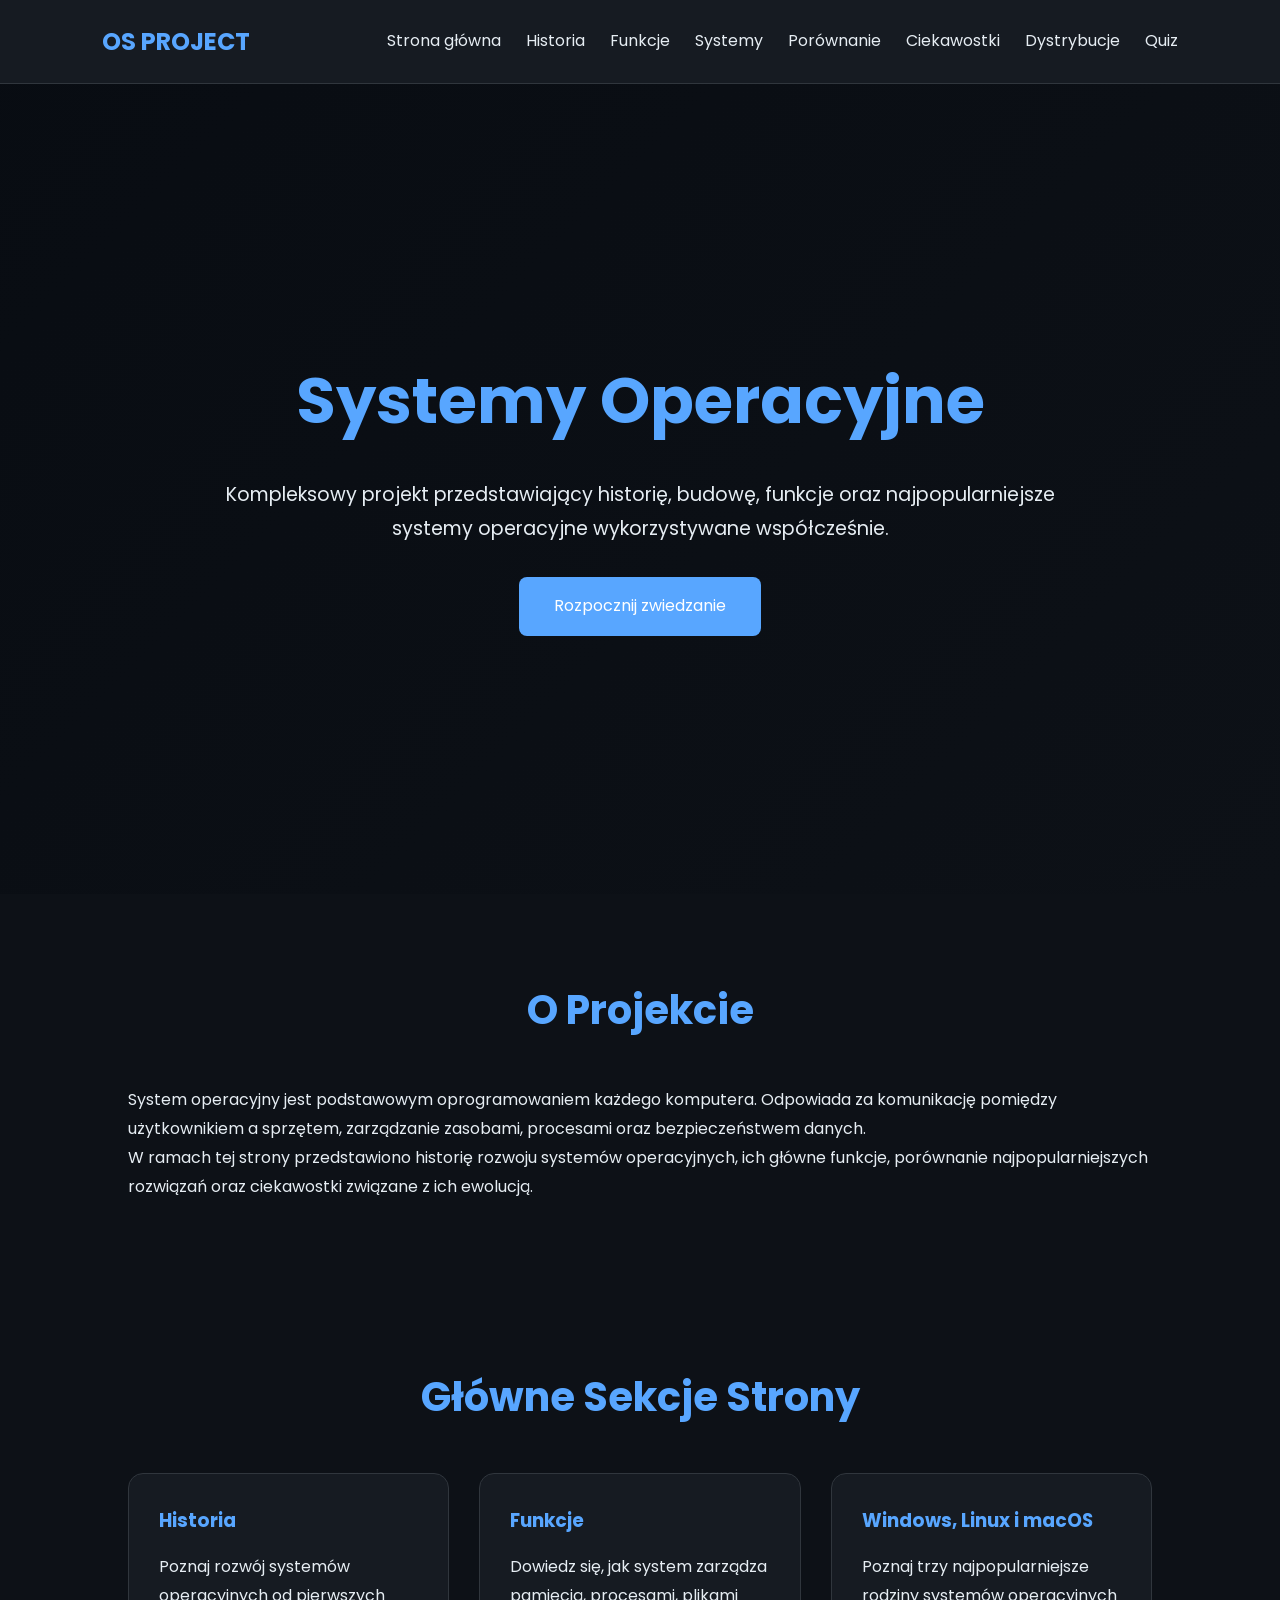
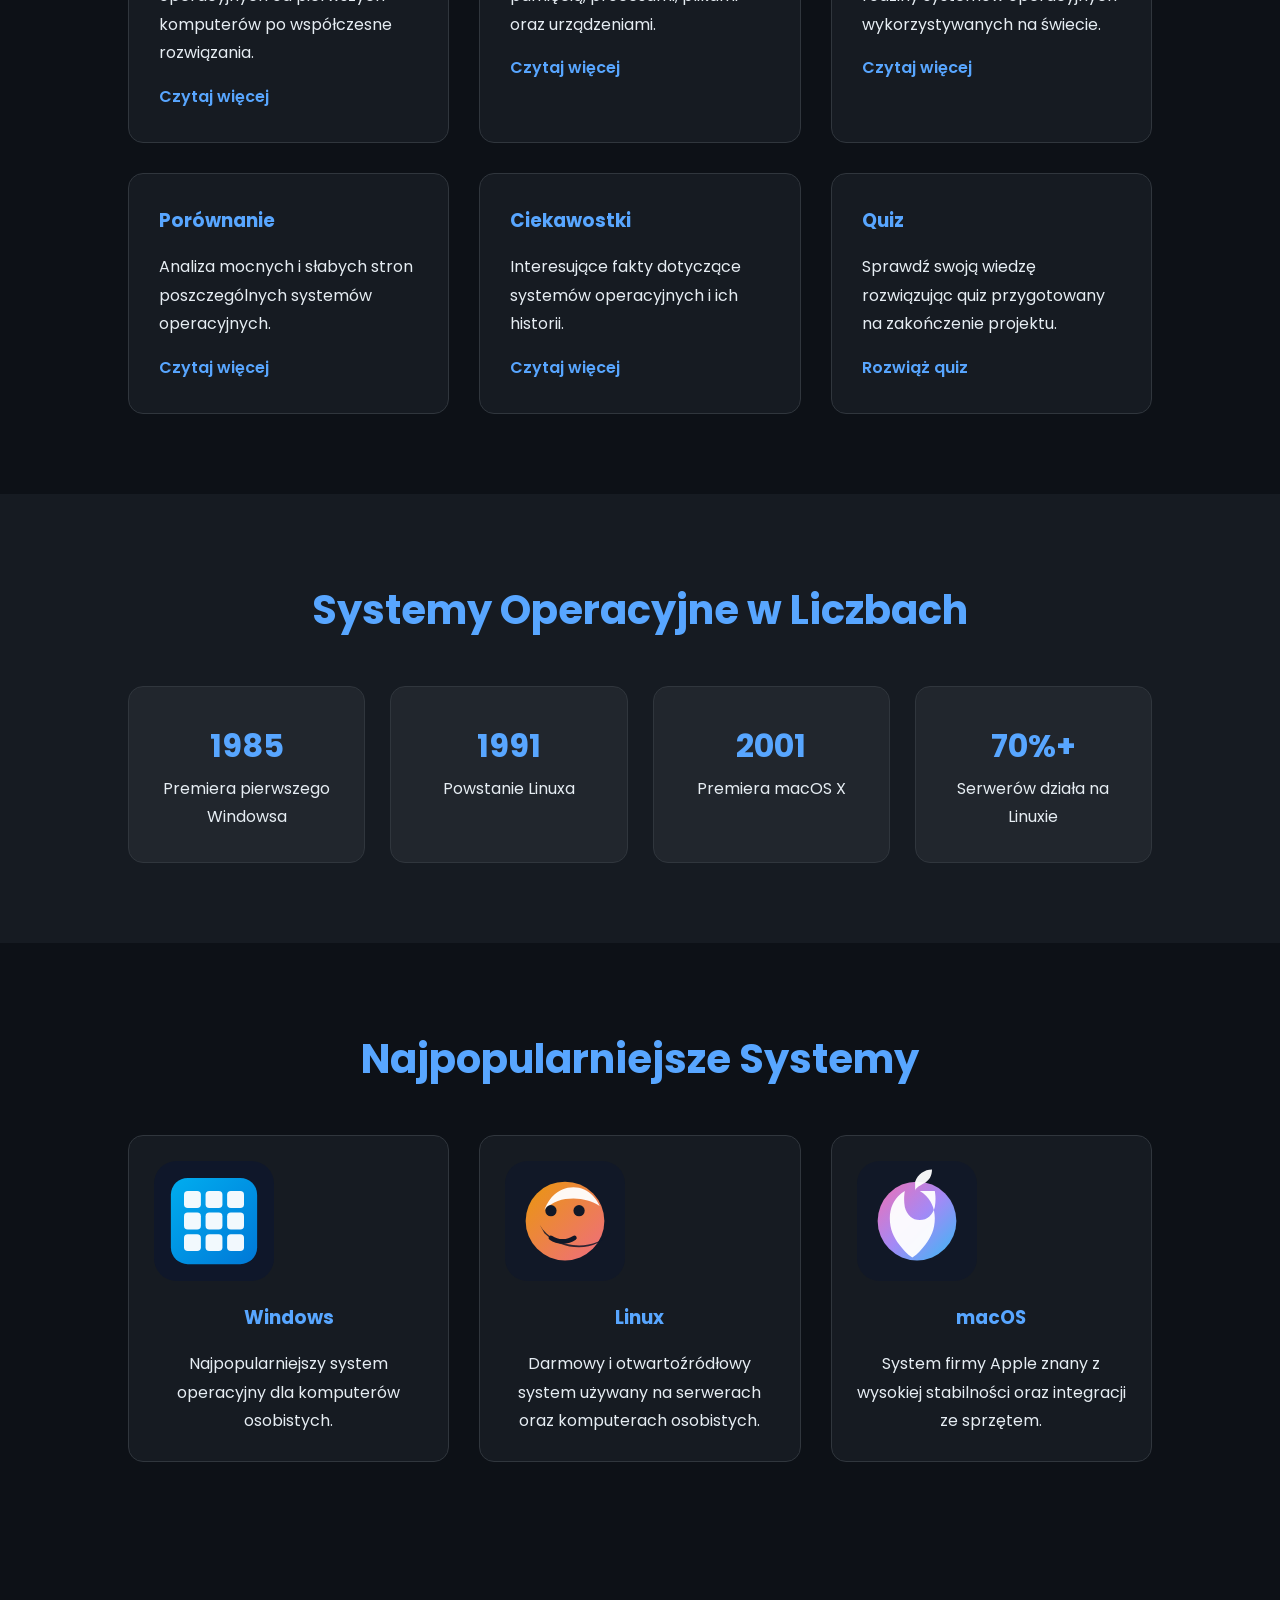
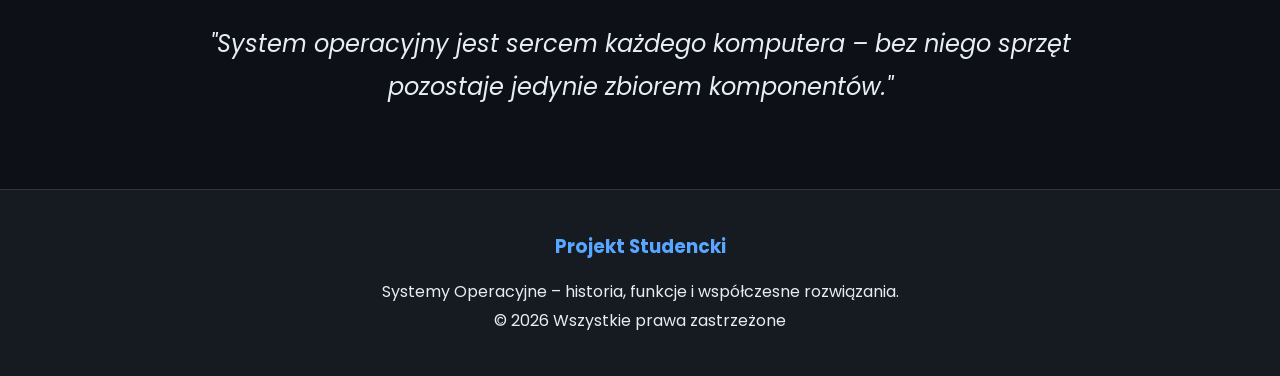
<file: infgalik/index.html>
<!DOCTYPE html>
<html lang="pl">
<head>
    <meta charset="UTF-8">
    <meta name="viewport" content="width=device-width, initial-scale=1.0">
    <title>Systemy Operacyjne</title>

    <link rel="stylesheet" href="style.css">

    <link rel="preconnect" href="https://fonts.googleapis.com">
    <link rel="preconnect" href="https://fonts.gstatic.com" crossorigin>
    <link href="https://fonts.googleapis.com/css2?family=Poppins:wght@300;400;500;600;700&display=swap" rel="stylesheet">
</head>
<body>


    <header>
        <nav class="navbar">
            <div class="logo">
                <h2>OS PROJECT</h2>
            </div>

            <ul class="nav-links">
                <li><a href="index.html">Strona główna</a></li>
                <li><a href="historia.html">Historia</a></li>
                <li><a href="funkcje.html">Funkcje</a></li>
                <li><a href="systemy.html">Systemy</a></li>
                <li><a href="porownanie.html">Porównanie</a></li>
                <li><a href="ciekawostki.html">Ciekawostki</a></li>
                <li><a href="dystrybucje.html">Dystrybucje</a></li>
                <li><a href="quiz.html">Quiz</a></li>
            </ul>
        </nav>
    </header>


    <section class="hero">
        <div class="hero-content">
            <h1>Systemy Operacyjne</h1>

            <p>
                Kompleksowy projekt przedstawiający historię,
                budowę, funkcje oraz najpopularniejsze systemy
                operacyjne wykorzystywane współcześnie.
            </p>

            <a href="historia.html" class="btn">
                Rozpocznij zwiedzanie
            </a>
        </div>
    </section>


    <section class="about">

        <div class="container">

            <h2>O Projekcie</h2>

            <p>
                System operacyjny jest podstawowym oprogramowaniem
                każdego komputera. Odpowiada za komunikację pomiędzy
                użytkownikiem a sprzętem, zarządzanie zasobami,
                procesami oraz bezpieczeństwem danych.
            </p>

            <p>
                W ramach tej strony przedstawiono historię rozwoju
                systemów operacyjnych, ich główne funkcje, porównanie
                najpopularniejszych rozwiązań oraz ciekawostki
                związane z ich ewolucją.
            </p>

        </div>

    </section>


    <section class="features">

        <h2>Główne Sekcje Strony</h2>

        <div class="cards">

            <div class="card">
                <h3>Historia</h3>

                <p>
                    Poznaj rozwój systemów operacyjnych od pierwszych
                    komputerów po współczesne rozwiązania.
                </p>

                <a href="historia.html">Czytaj więcej</a>
            </div>

            <div class="card">
                <h3>Funkcje</h3>

                <p>
                    Dowiedz się, jak system zarządza pamięcią,
                    procesami, plikami oraz urządzeniami.
                </p>

                <a href="funkcje.html">Czytaj więcej</a>
            </div>

            <div class="card">
                <h3>Windows, Linux i macOS</h3>

                <p>
                    Poznaj trzy najpopularniejsze rodziny systemów
                    operacyjnych wykorzystywanych na świecie.
                </p>

                <a href="systemy.html">Czytaj więcej</a>
            </div>

            <div class="card">
                <h3>Porównanie</h3>

                <p>
                    Analiza mocnych i słabych stron poszczególnych
                    systemów operacyjnych.
                </p>

                <a href="porownanie.html">Czytaj więcej</a>
            </div>

            <div class="card">
                <h3>Ciekawostki</h3>

                <p>
                    Interesujące fakty dotyczące systemów
                    operacyjnych i ich historii.
                </p>

                <a href="ciekawostki.html">Czytaj więcej</a>
            </div>

            <div class="card">
                <h3>Quiz</h3>

                <p>
                    Sprawdź swoją wiedzę rozwiązując quiz
                    przygotowany na zakończenie projektu.
                </p>

                <a href="quiz.html">Rozwiąż quiz</a>
            </div>

        </div>

    </section>


    <section class="stats">

        <h2>Systemy Operacyjne w Liczbach</h2>

        <div class="stats-container">

            <div class="stat-box">
                <h3>1985</h3>
                <p>Premiera pierwszego Windowsa</p>
            </div>

            <div class="stat-box">
                <h3>1991</h3>
                <p>Powstanie Linuxa</p>
            </div>

            <div class="stat-box">
                <h3>2001</h3>
                <p>Premiera macOS X</p>
            </div>

            <div class="stat-box">
                <h3>70%+</h3>
                <p>Serwerów działa na Linuxie</p>
            </div>

        </div>

    </section>


    <section class="systems-preview">

        <h2>Najpopularniejsze Systemy</h2>

        <div class="systems-grid">

            <div class="system-card">
                <img src="img/windows-logo.svg" alt="Windows">
                <h3>Windows</h3>

                <p>
                    Najpopularniejszy system operacyjny dla
                    komputerów osobistych.
                </p>
            </div>

            <div class="system-card">
                <img src="img/linux-logo.svg" alt="Linux">
                <h3>Linux</h3>

                <p>
                    Darmowy i otwartoźródłowy system używany
                    na serwerach oraz komputerach osobistych.
                </p>
            </div>

            <div class="system-card">
                <img src="img/macos-logo.svg" alt="macOS">
                <h3>macOS</h3>

                <p>
                    System firmy Apple znany z wysokiej stabilności
                    oraz integracji ze sprzętem.
                </p>
            </div>

        </div>

    </section>


    <section class="quote">

        <blockquote>
            "System operacyjny jest sercem każdego komputera –
            bez niego sprzęt pozostaje jedynie zbiorem komponentów."
        </blockquote>

    </section>


    <footer>

        <div class="footer-content">

            <h3>Projekt Studencki</h3>

            <p>
                Systemy Operacyjne – historia, funkcje i współczesne
                rozwiązania.
            </p>

            <p>
                © 2026 Wszystkie prawa zastrzeżone
            </p>

        </div>

    </footer>

</body>
</html>
</file>
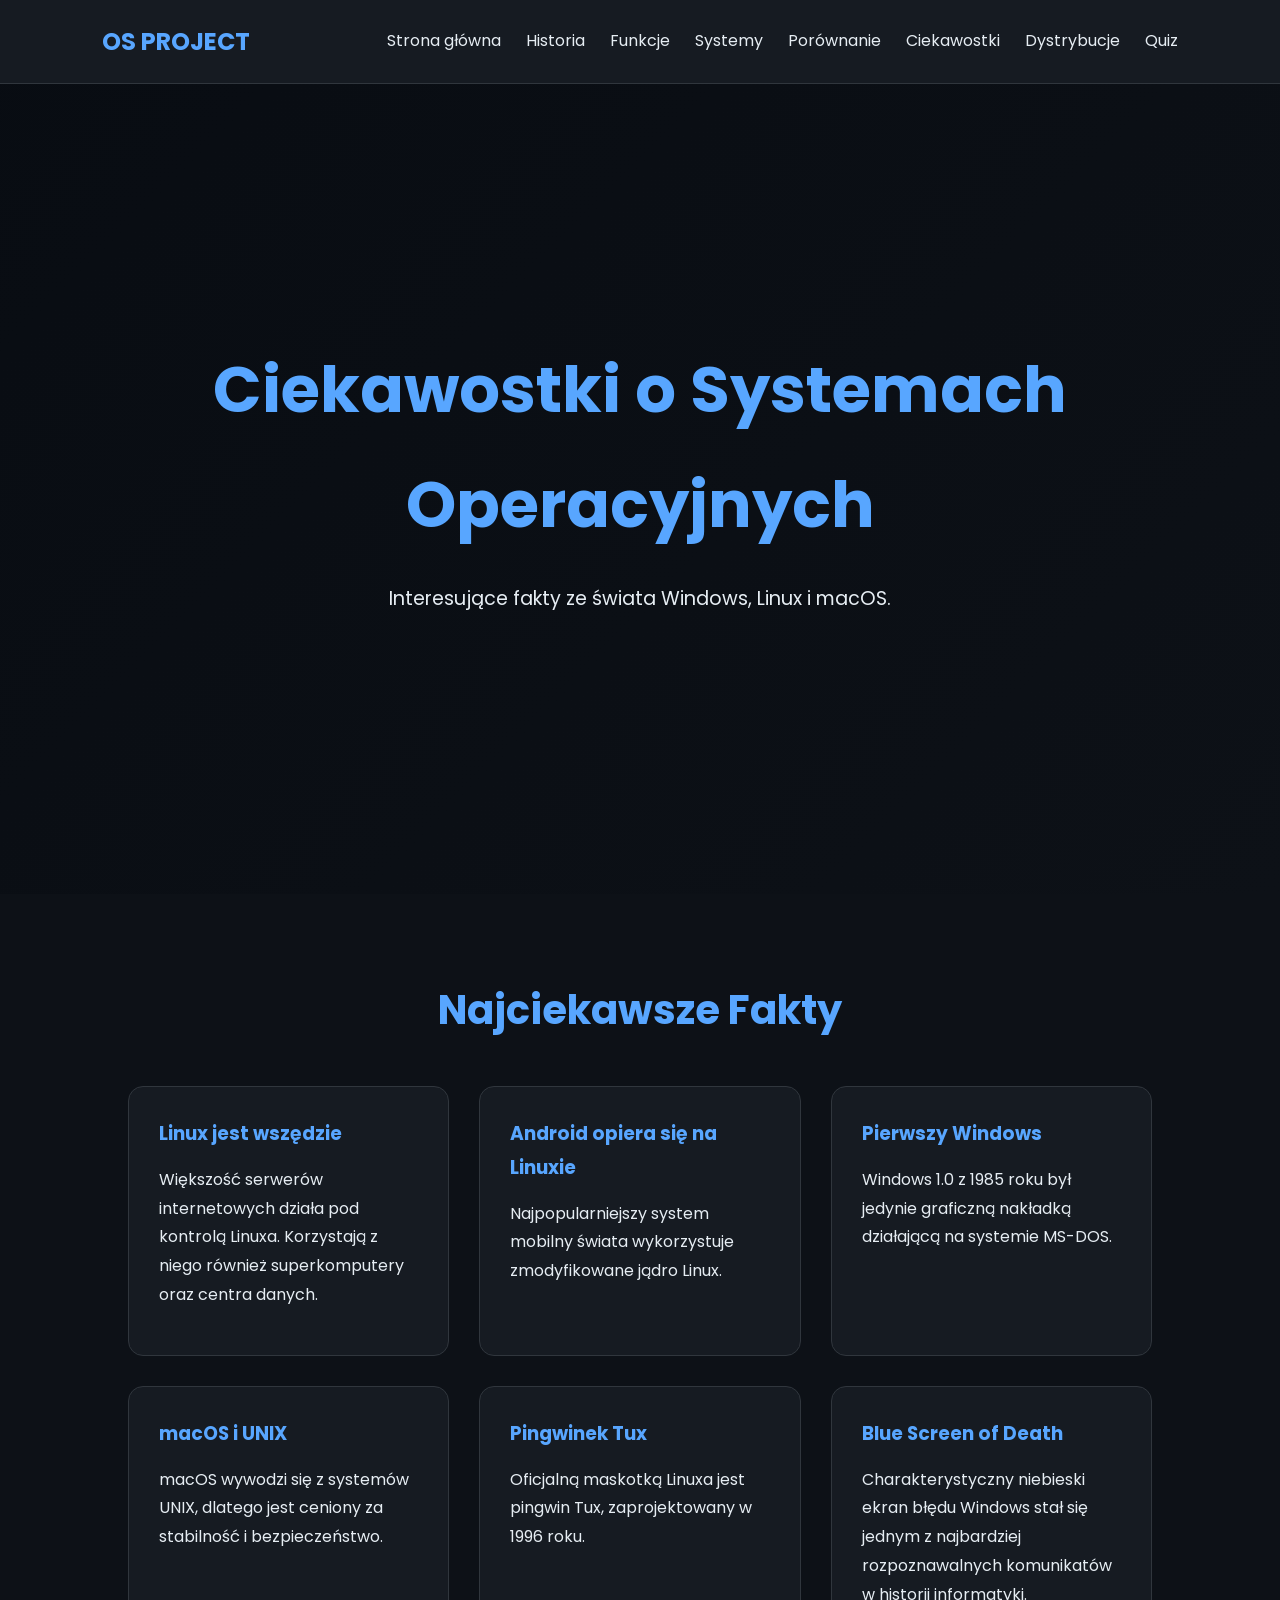
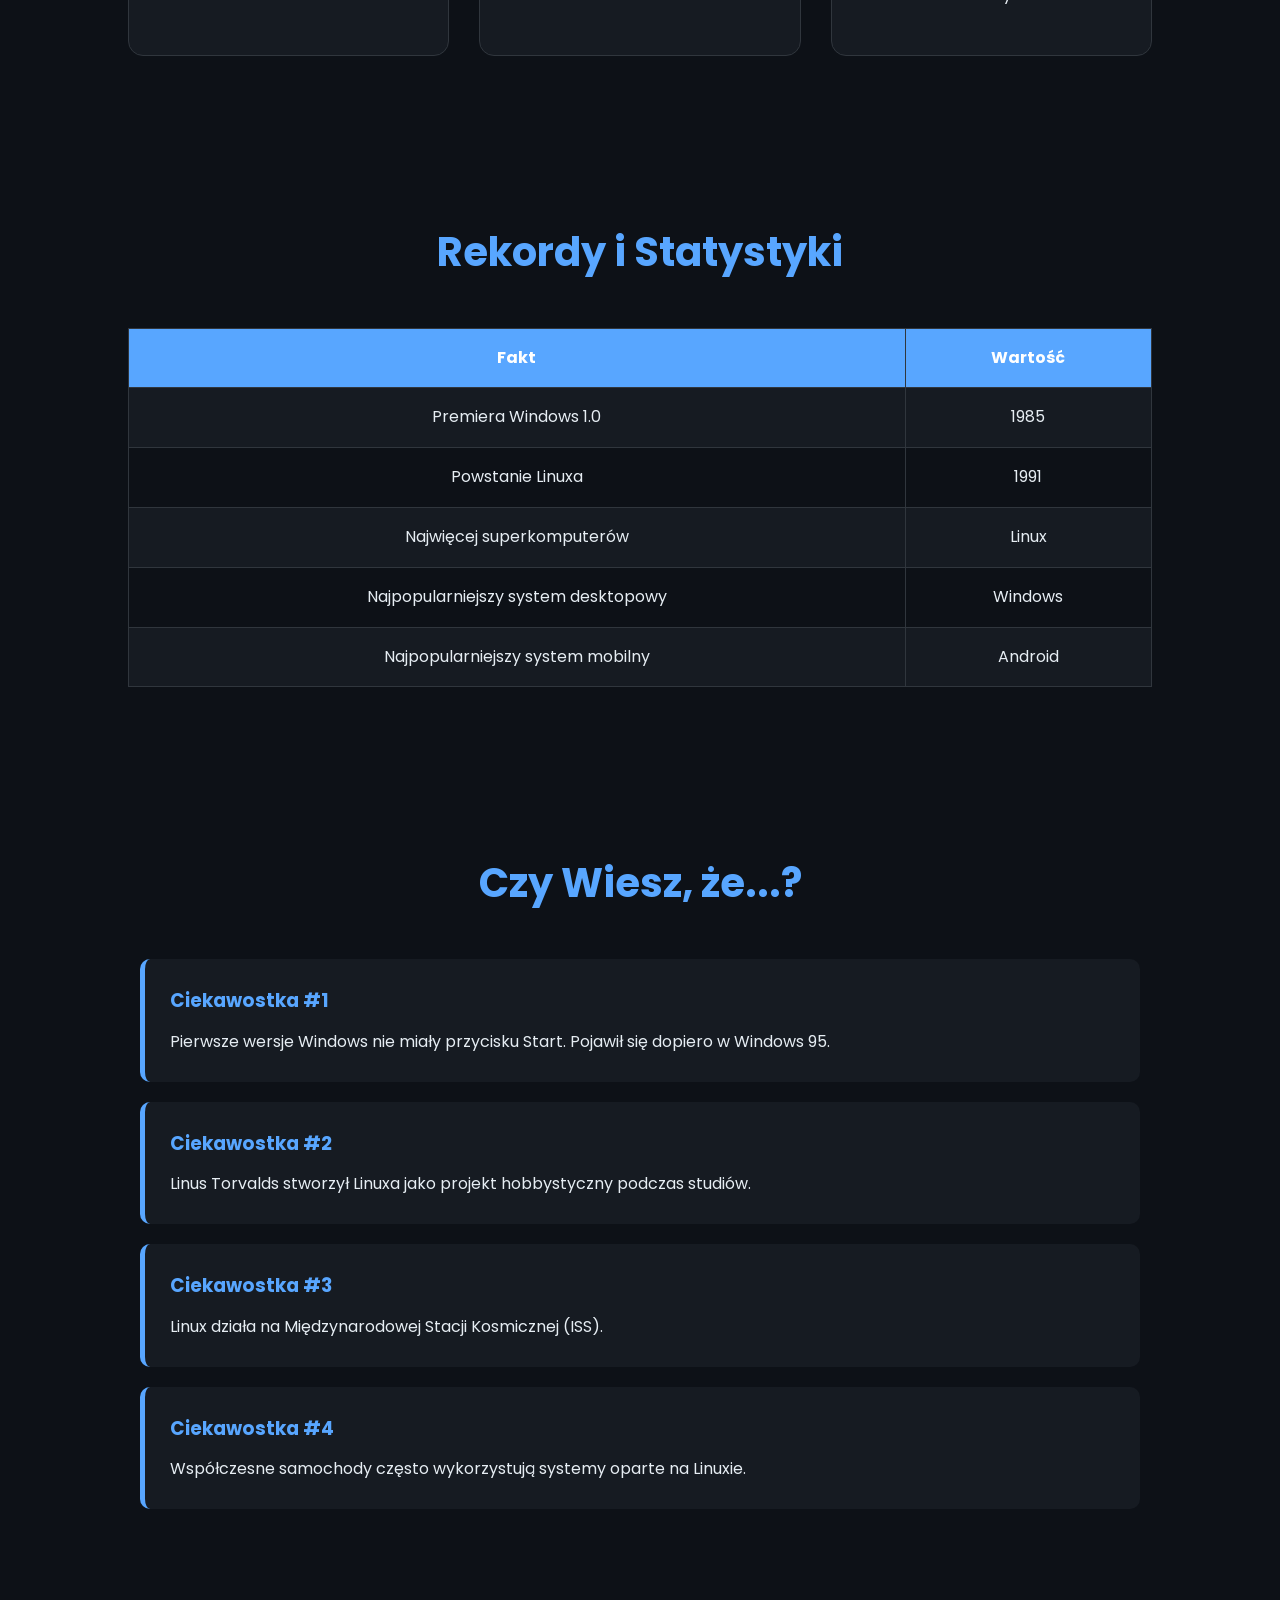
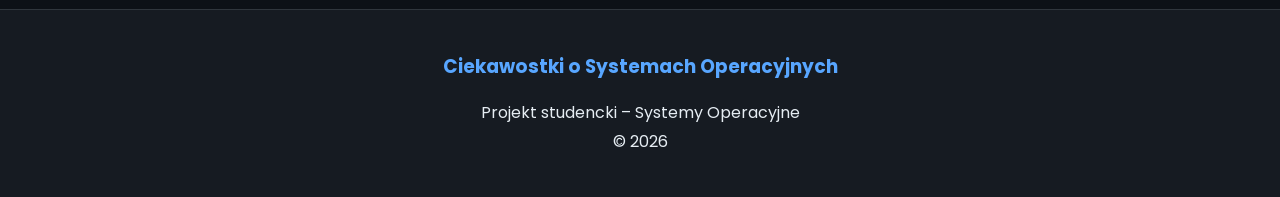
<file: infgalik/ciekawostki.html>
<!DOCTYPE html>
<html lang="pl">
<head>
    <meta charset="UTF-8">
    <meta name="viewport" content="width=device-width, initial-scale=1.0">
    <title>Ciekawostki o Systemach Operacyjnych</title>

    <link rel="stylesheet" href="style.css">

    <link href="https://fonts.googleapis.com/css2?family=Poppins:wght@300;400;500;600;700&display=swap" rel="stylesheet">
</head>
<body>

<header>
    <nav class="navbar">
        <div class="logo">
            <h2>OS PROJECT</h2>
        </div>

        <ul class="nav-links">
            <li><a href="index.html">Strona główna</a></li>
            <li><a href="historia.html">Historia</a></li>
            <li><a href="funkcje.html">Funkcje</a></li>
            <li><a href="systemy.html">Systemy</a></li>
            <li><a href="porownanie.html">Porównanie</a></li>
            <li><a href="ciekawostki.html">Ciekawostki</a></li>
            <li><a href="dystrybucje.html">Dystrybucje</a></li>
            <li><a href="quiz.html">Quiz</a></li>
        </ul>
    </nav>
</header>

<section class="hero">
    <div class="hero-content">
        <h1>Ciekawostki o Systemach Operacyjnych</h1>

        <p>
            Interesujące fakty ze świata Windows, Linux i macOS.
        </p>
    </div>
</section>

<section>

    <h2>Najciekawsze Fakty</h2>

    <div class="cards">

        <div class="card">
            <h3>Linux jest wszędzie</h3>

            <p>
                Większość serwerów internetowych działa pod kontrolą Linuxa.
                Korzystają z niego również superkomputery oraz centra danych.
            </p>
        </div>

        <div class="card">
            <h3>Android opiera się na Linuxie</h3>

            <p>
                Najpopularniejszy system mobilny świata wykorzystuje
                zmodyfikowane jądro Linux.
            </p>
        </div>

        <div class="card">
            <h3>Pierwszy Windows</h3>

            <p>
                Windows 1.0 z 1985 roku był jedynie graficzną nakładką
                działającą na systemie MS-DOS.
            </p>
        </div>

        <div class="card">
            <h3>macOS i UNIX</h3>

            <p>
                macOS wywodzi się z systemów UNIX, dlatego jest ceniony
                za stabilność i bezpieczeństwo.
            </p>
        </div>

        <div class="card">
            <h3>Pingwinek Tux</h3>

            <p>
                Oficjalną maskotką Linuxa jest pingwin Tux,
                zaprojektowany w 1996 roku.
            </p>
        </div>

        <div class="card">
            <h3>Blue Screen of Death</h3>

            <p>
                Charakterystyczny niebieski ekran błędu Windows
                stał się jednym z najbardziej rozpoznawalnych
                komunikatów w historii informatyki.
            </p>
        </div>

    </div>

</section>

<section>

    <h2>Rekordy i Statystyki</h2>

    <table>

        <tr>
            <th>Fakt</th>
            <th>Wartość</th>
        </tr>

        <tr>
            <td>Premiera Windows 1.0</td>
            <td>1985</td>
        </tr>

        <tr>
            <td>Powstanie Linuxa</td>
            <td>1991</td>
        </tr>

        <tr>
            <td>Najwięcej superkomputerów</td>
            <td>Linux</td>
        </tr>

        <tr>
            <td>Najpopularniejszy system desktopowy</td>
            <td>Windows</td>
        </tr>

        <tr>
            <td>Najpopularniejszy system mobilny</td>
            <td>Android</td>
        </tr>

    </table>

</section>

<section>

    <h2>Czy Wiesz, że...?</h2>

    <div class="timeline">

        <div class="timeline-item">
            <h3>Ciekawostka #1</h3>
            <p>
                Pierwsze wersje Windows nie miały przycisku Start.
                Pojawił się dopiero w Windows 95.
            </p>
        </div>

        <div class="timeline-item">
            <h3>Ciekawostka #2</h3>
            <p>
                Linus Torvalds stworzył Linuxa jako projekt hobbystyczny
                podczas studiów.
            </p>
        </div>

        <div class="timeline-item">
            <h3>Ciekawostka #3</h3>
            <p>
                Linux działa na Międzynarodowej Stacji Kosmicznej (ISS).
            </p>
        </div>

        <div class="timeline-item">
            <h3>Ciekawostka #4</h3>
            <p>
                Współczesne samochody często wykorzystują systemy
                oparte na Linuxie.
            </p>
        </div>

    </div>

</section>

<footer>

    <div class="footer-content">

        <h3>Ciekawostki o Systemach Operacyjnych</h3>

        <p>Projekt studencki – Systemy Operacyjne</p>

        <p>© 2026</p>

    </div>

</footer>

</body>
</html>
</file>
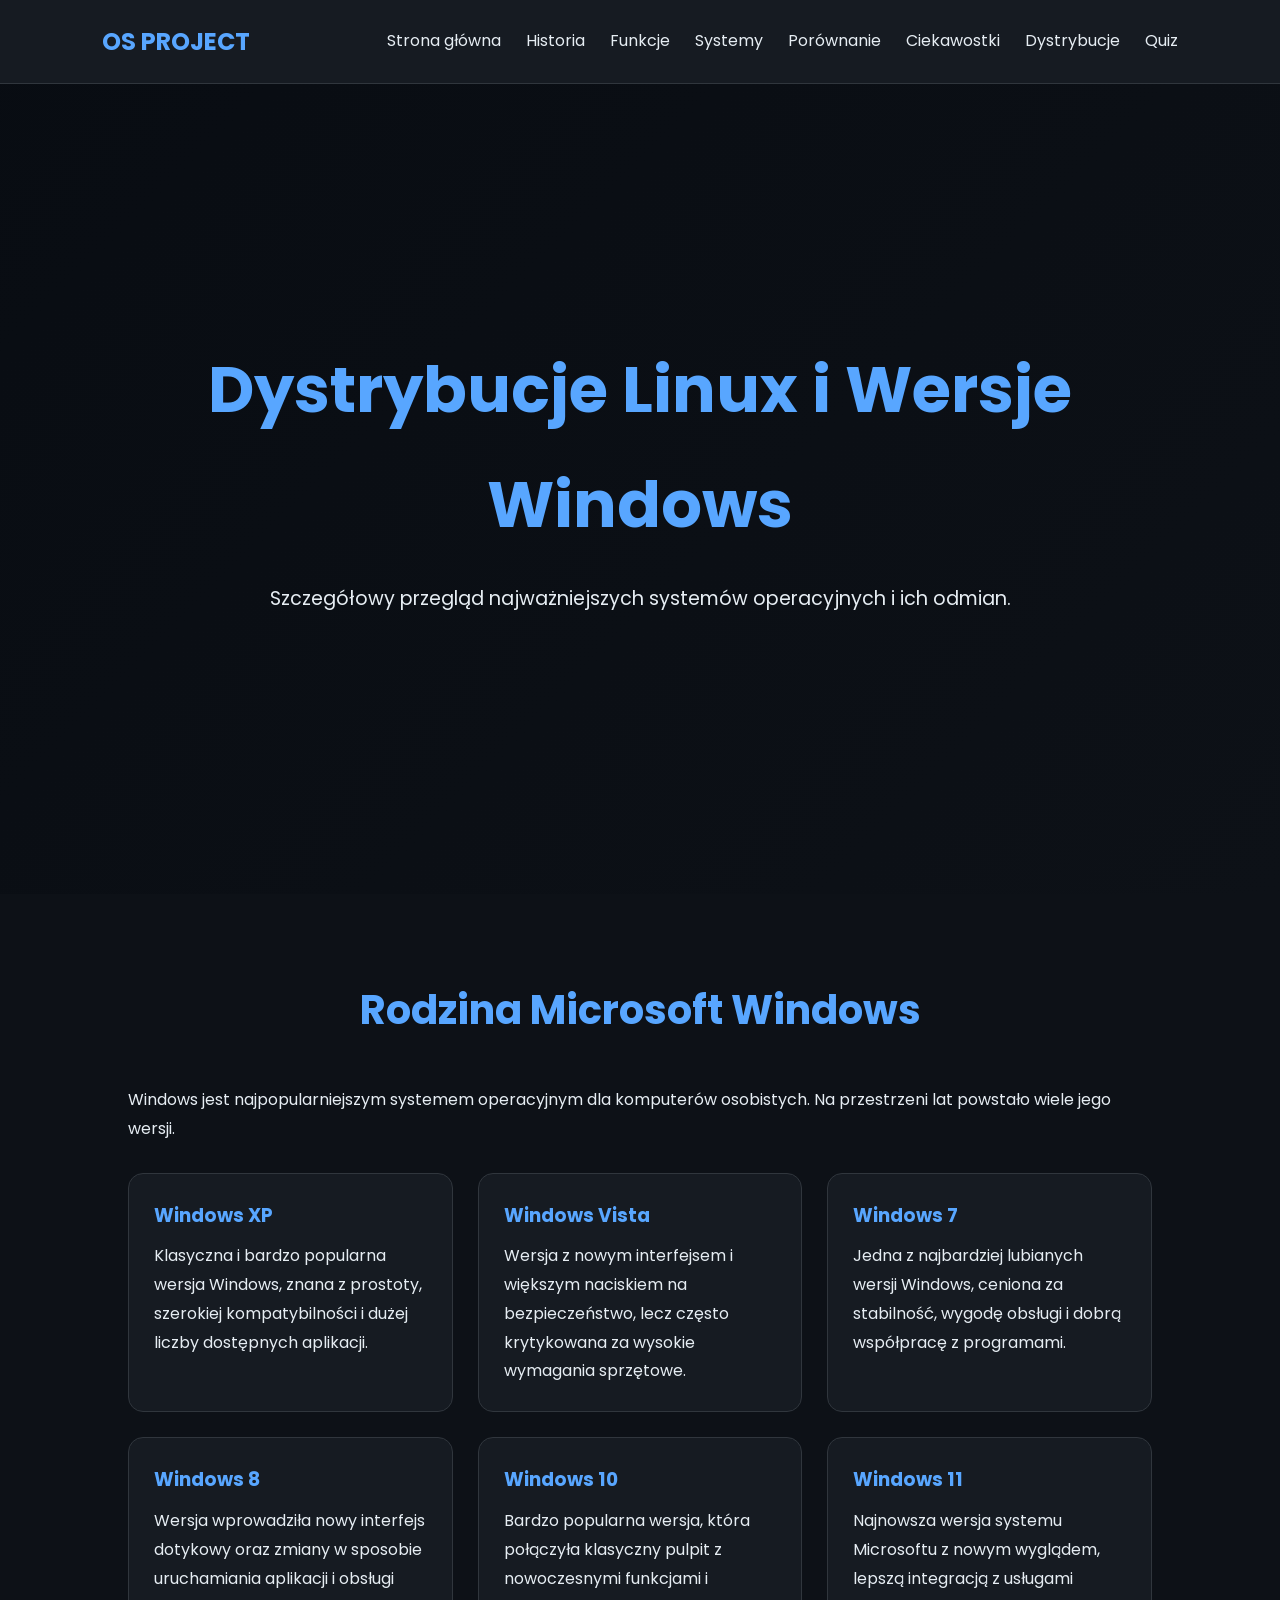
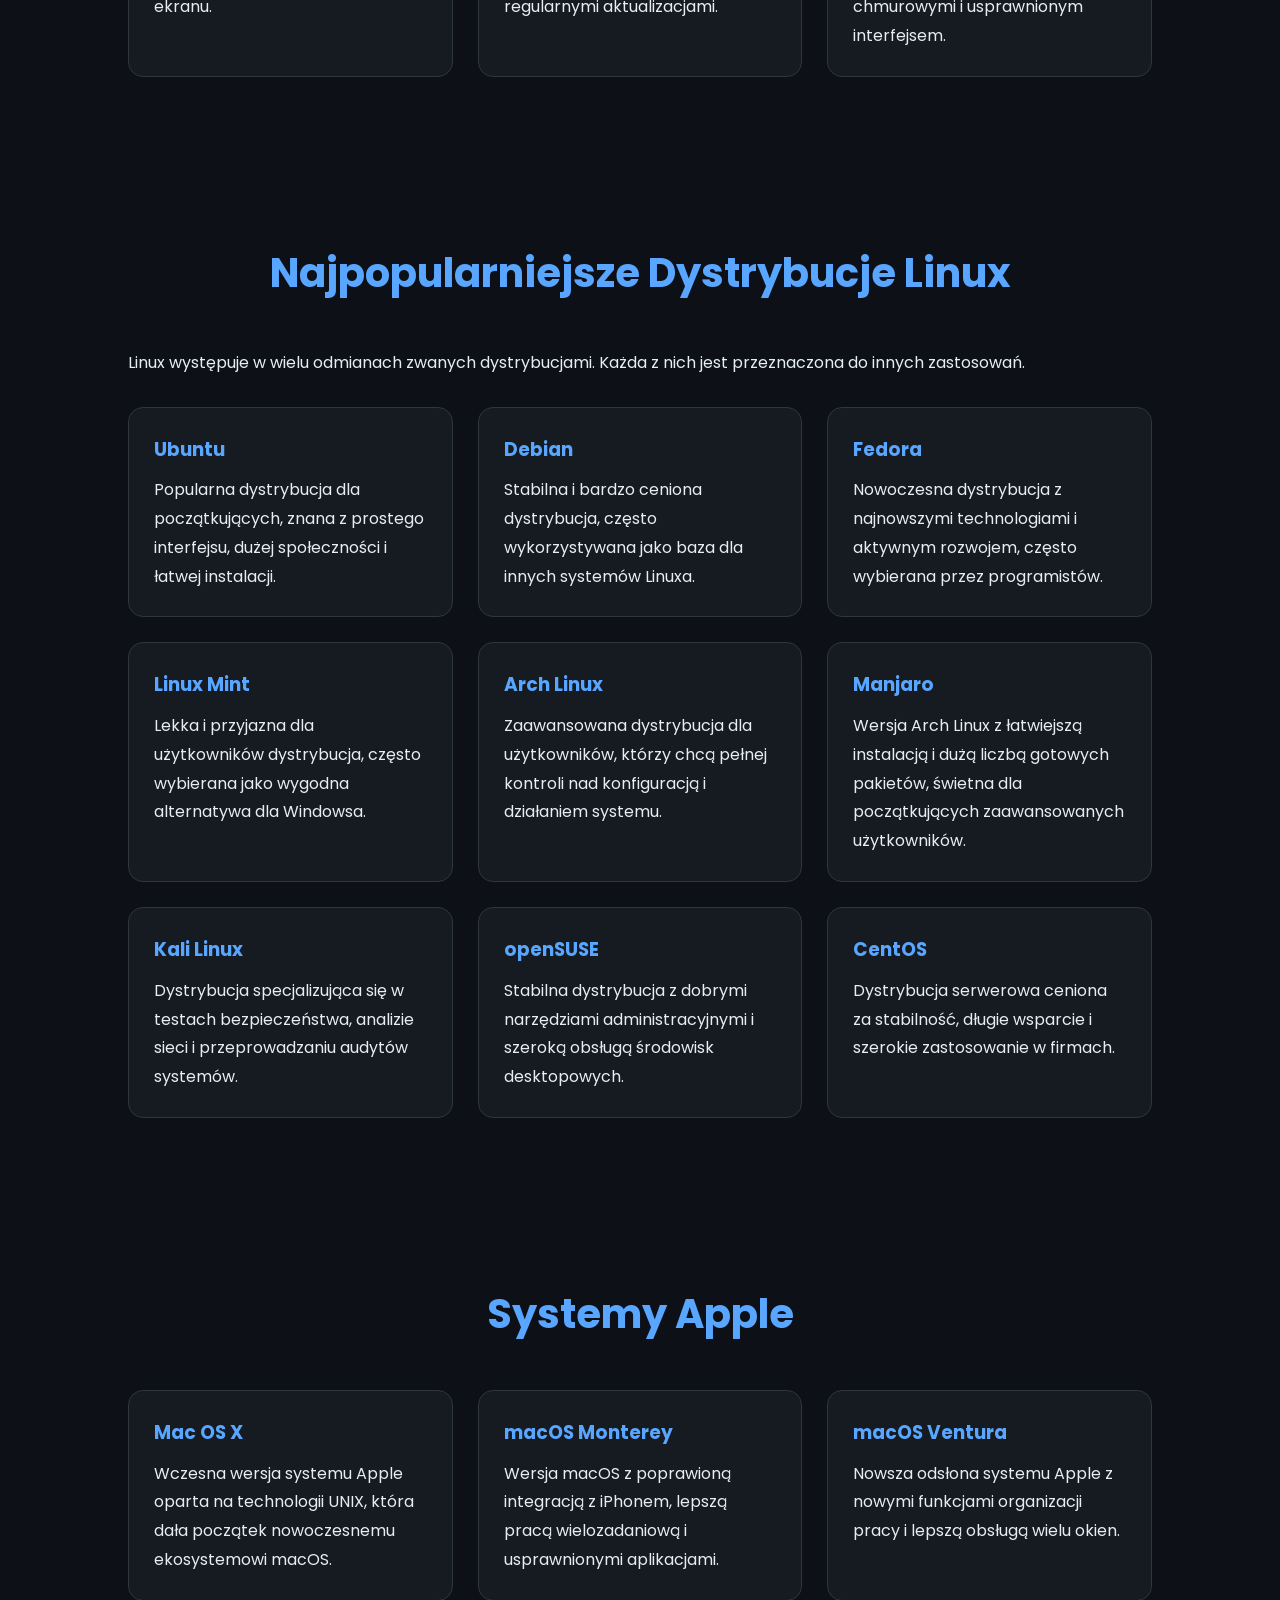
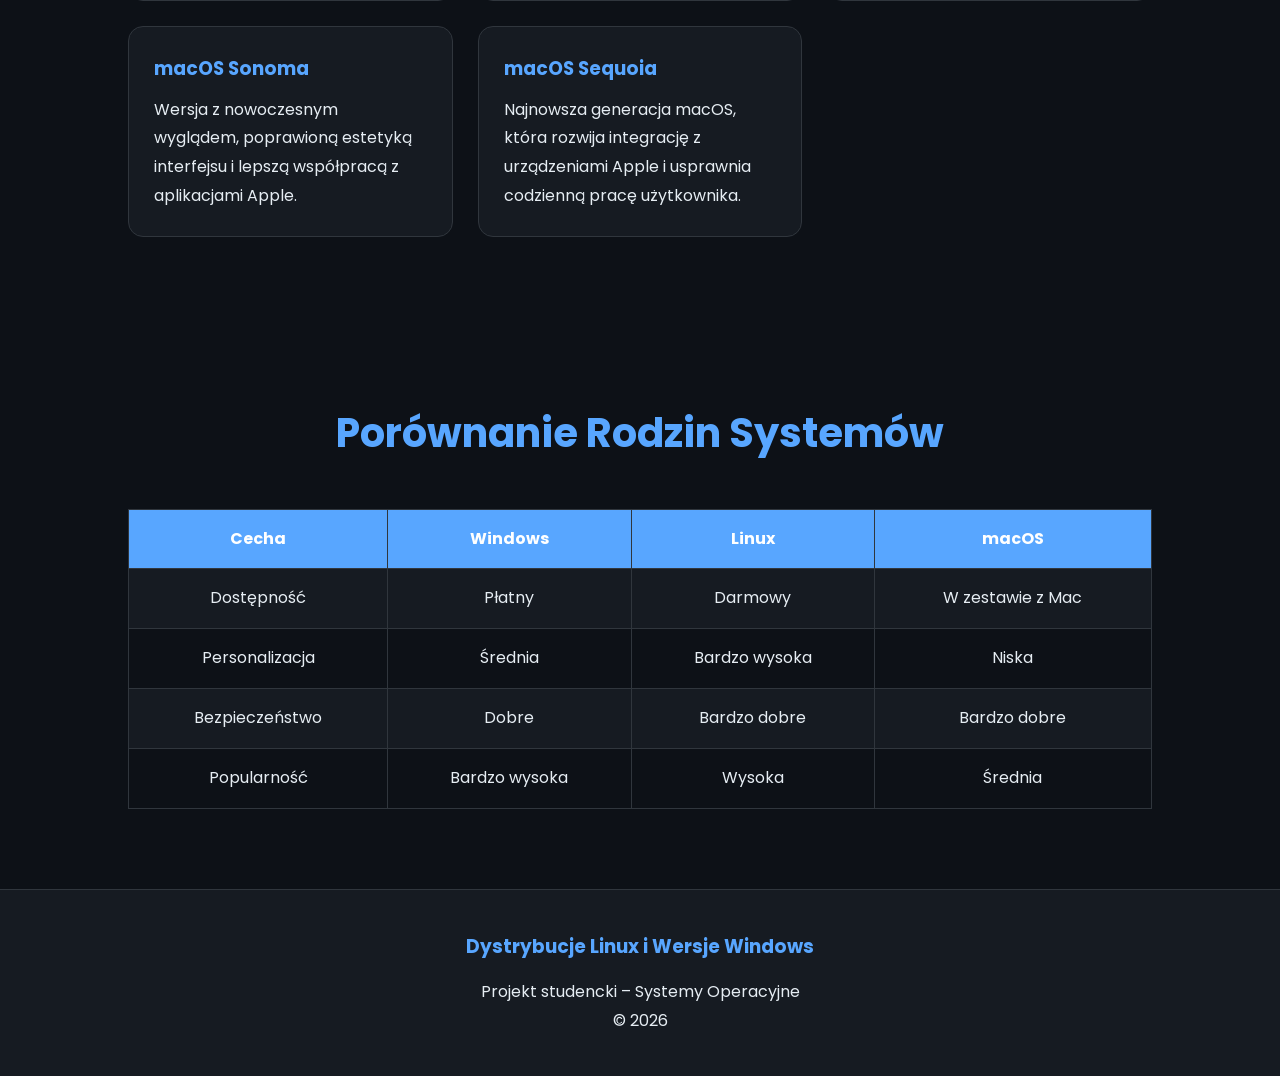
<file: infgalik/dystrybucje.html>
<!DOCTYPE html>
<html lang="pl">
<head>
    <meta charset="UTF-8">
    <meta name="viewport" content="width=device-width, initial-scale=1.0">
    <title>Dystrybucje Linux i Wersje Windows</title>

    <link rel="stylesheet" href="style.css">

    <link href="https://fonts.googleapis.com/css2?family=Poppins:wght@300;400;500;600;700&display=swap" rel="stylesheet">
</head>
<body>

<header>
    <nav class="navbar">
        <div class="logo">
            <h2>OS PROJECT</h2>
        </div>

        <ul class="nav-links">
            <li><a href="index.html">Strona główna</a></li>
            <li><a href="historia.html">Historia</a></li>
            <li><a href="funkcje.html">Funkcje</a></li>
            <li><a href="systemy.html">Systemy</a></li>
            <li><a href="porownanie.html">Porównanie</a></li>
            <li><a href="ciekawostki.html">Ciekawostki</a></li>
            <li><a href="dystrybucje.html">Dystrybucje</a></li>
            <li><a href="quiz.html">Quiz</a></li>
        </ul>
    </nav>
</header>

<section class="hero">
    <div class="hero-content">
        <h1>Dystrybucje Linux i Wersje Windows</h1>

        <p>
            Szczegółowy przegląd najważniejszych systemów
            operacyjnych i ich odmian.
        </p>
    </div>
</section>


<section>

    <h2>Rodzina Microsoft Windows</h2>

    <p>
        Windows jest najpopularniejszym systemem operacyjnym
        dla komputerów osobistych. Na przestrzeni lat
        powstało wiele jego wersji.
    </p>

    <br>

    <div class="os-list">

        <div class="os-item">
            <h3>Windows XP</h3>
            <p>
                Klasyczna i bardzo popularna wersja Windows, znana z prostoty, szerokiej kompatybilności i dużej liczby dostępnych aplikacji.
            </p>
        </div>

        <div class="os-item">
            <h3>Windows Vista</h3>
            <p>
                Wersja z nowym interfejsem i większym naciskiem na bezpieczeństwo, lecz często krytykowana za wysokie wymagania sprzętowe.
            </p>
        </div>

        <div class="os-item">
            <h3>Windows 7</h3>
            <p>
                Jedna z najbardziej lubianych wersji Windows, ceniona za stabilność, wygodę obsługi i dobrą współpracę z programami.
            </p>
        </div>

        <div class="os-item">
            <h3>Windows 8</h3>
            <p>
                Wersja wprowadziła nowy interfejs dotykowy oraz zmiany w sposobie uruchamiania aplikacji i obsługi ekranu.
            </p>
        </div>

        <div class="os-item">
            <h3>Windows 10</h3>
            <p>
                Bardzo popularna wersja, która połączyła klasyczny pulpit z nowoczesnymi funkcjami i regularnymi aktualizacjami.
            </p>
        </div>

        <div class="os-item">
            <h3>Windows 11</h3>
            <p>
                Najnowsza wersja systemu Microsoftu z nowym wyglądem, lepszą integracją z usługami chmurowymi i usprawnionym interfejsem.
            </p>
        </div>

    </div>

</section>


<section>

    <h2>Najpopularniejsze Dystrybucje Linux</h2>

    <p>
        Linux występuje w wielu odmianach zwanych
        dystrybucjami. Każda z nich jest przeznaczona
        do innych zastosowań.
    </p>

    <br>

    <div class="os-list">

        <div class="os-item">
            <h3>Ubuntu</h3>
            <p>
                Popularna dystrybucja dla początkujących, znana z prostego interfejsu, dużej społeczności i łatwej instalacji.
            </p>
        </div>

        <div class="os-item">
            <h3>Debian</h3>
            <p>
                Stabilna i bardzo ceniona dystrybucja, często wykorzystywana jako baza dla innych systemów Linuxa.
            </p>
        </div>

        <div class="os-item">
            <h3>Fedora</h3>
            <p>
                Nowoczesna dystrybucja z najnowszymi technologiami i aktywnym rozwojem, często wybierana przez programistów.
            </p>
        </div>

        <div class="os-item">
            <h3>Linux Mint</h3>
            <p>
                Lekka i przyjazna dla użytkowników dystrybucja, często wybierana jako wygodna alternatywa dla Windowsa.
            </p>
        </div>

        <div class="os-item">
            <h3>Arch Linux</h3>
            <p>
                Zaawansowana dystrybucja dla użytkowników, którzy chcą pełnej kontroli nad konfiguracją i działaniem systemu.
            </p>
        </div>

        <div class="os-item">
            <h3>Manjaro</h3>
            <p>
                Wersja Arch Linux z łatwiejszą instalacją i dużą liczbą gotowych pakietów, świetna dla początkujących zaawansowanych użytkowników.
            </p>
        </div>

        <div class="os-item">
            <h3>Kali Linux</h3>
            <p>
                Dystrybucja specjalizująca się w testach bezpieczeństwa, analizie sieci i przeprowadzaniu audytów systemów.
            </p>
        </div>

        <div class="os-item">
            <h3>openSUSE</h3>
            <p>
                Stabilna dystrybucja z dobrymi narzędziami administracyjnymi i szeroką obsługą środowisk desktopowych.
            </p>
        </div>

        <div class="os-item">
            <h3>CentOS</h3>
            <p>
                Dystrybucja serwerowa ceniona za stabilność, długie wsparcie i szerokie zastosowanie w firmach.
            </p>
        </div>

    </div>

</section>


<section>

    <h2>Systemy Apple</h2>

    <div class="os-list">

        <div class="os-item">
            <h3>Mac OS X</h3>
            <p>
                Wczesna wersja systemu Apple oparta na technologii UNIX, która dała początek nowoczesnemu ekosystemowi macOS.
            </p>
        </div>

        <div class="os-item">
            <h3>macOS Monterey</h3>
            <p>
                Wersja macOS z poprawioną integracją z iPhonem, lepszą pracą wielozadaniową i usprawnionymi aplikacjami.
            </p>
        </div>

        <div class="os-item">
            <h3>macOS Ventura</h3>
            <p>
                Nowsza odsłona systemu Apple z nowymi funkcjami organizacji pracy i lepszą obsługą wielu okien.
            </p>
        </div>

        <div class="os-item">
            <h3>macOS Sonoma</h3>
            <p>
                Wersja z nowoczesnym wyglądem, poprawioną estetyką interfejsu i lepszą współpracą z aplikacjami Apple.
            </p>
        </div>

        <div class="os-item">
            <h3>macOS Sequoia</h3>
            <p>
                Najnowsza generacja macOS, która rozwija integrację z urządzeniami Apple i usprawnia codzienną pracę użytkownika.
            </p>
        </div>

    </div>

</section>


<section>

    <h2>Porównanie Rodzin Systemów</h2>

    <table>

        <tr>
            <th>Cecha</th>
            <th>Windows</th>
            <th>Linux</th>
            <th>macOS</th>
        </tr>

        <tr>
            <td>Dostępność</td>
            <td>Płatny</td>
            <td>Darmowy</td>
            <td>W zestawie z Mac</td>
        </tr>

        <tr>
            <td>Personalizacja</td>
            <td>Średnia</td>
            <td>Bardzo wysoka</td>
            <td>Niska</td>
        </tr>

        <tr>
            <td>Bezpieczeństwo</td>
            <td>Dobre</td>
            <td>Bardzo dobre</td>
            <td>Bardzo dobre</td>
        </tr>

        <tr>
            <td>Popularność</td>
            <td>Bardzo wysoka</td>
            <td>Wysoka</td>
            <td>Średnia</td>
        </tr>

    </table>

</section>

<footer>

    <div class="footer-content">

        <h3>Dystrybucje Linux i Wersje Windows</h3>

        <p>Projekt studencki – Systemy Operacyjne</p>

        <p>© 2026</p>

    </div>

</footer>

</body>
</html>
</file>
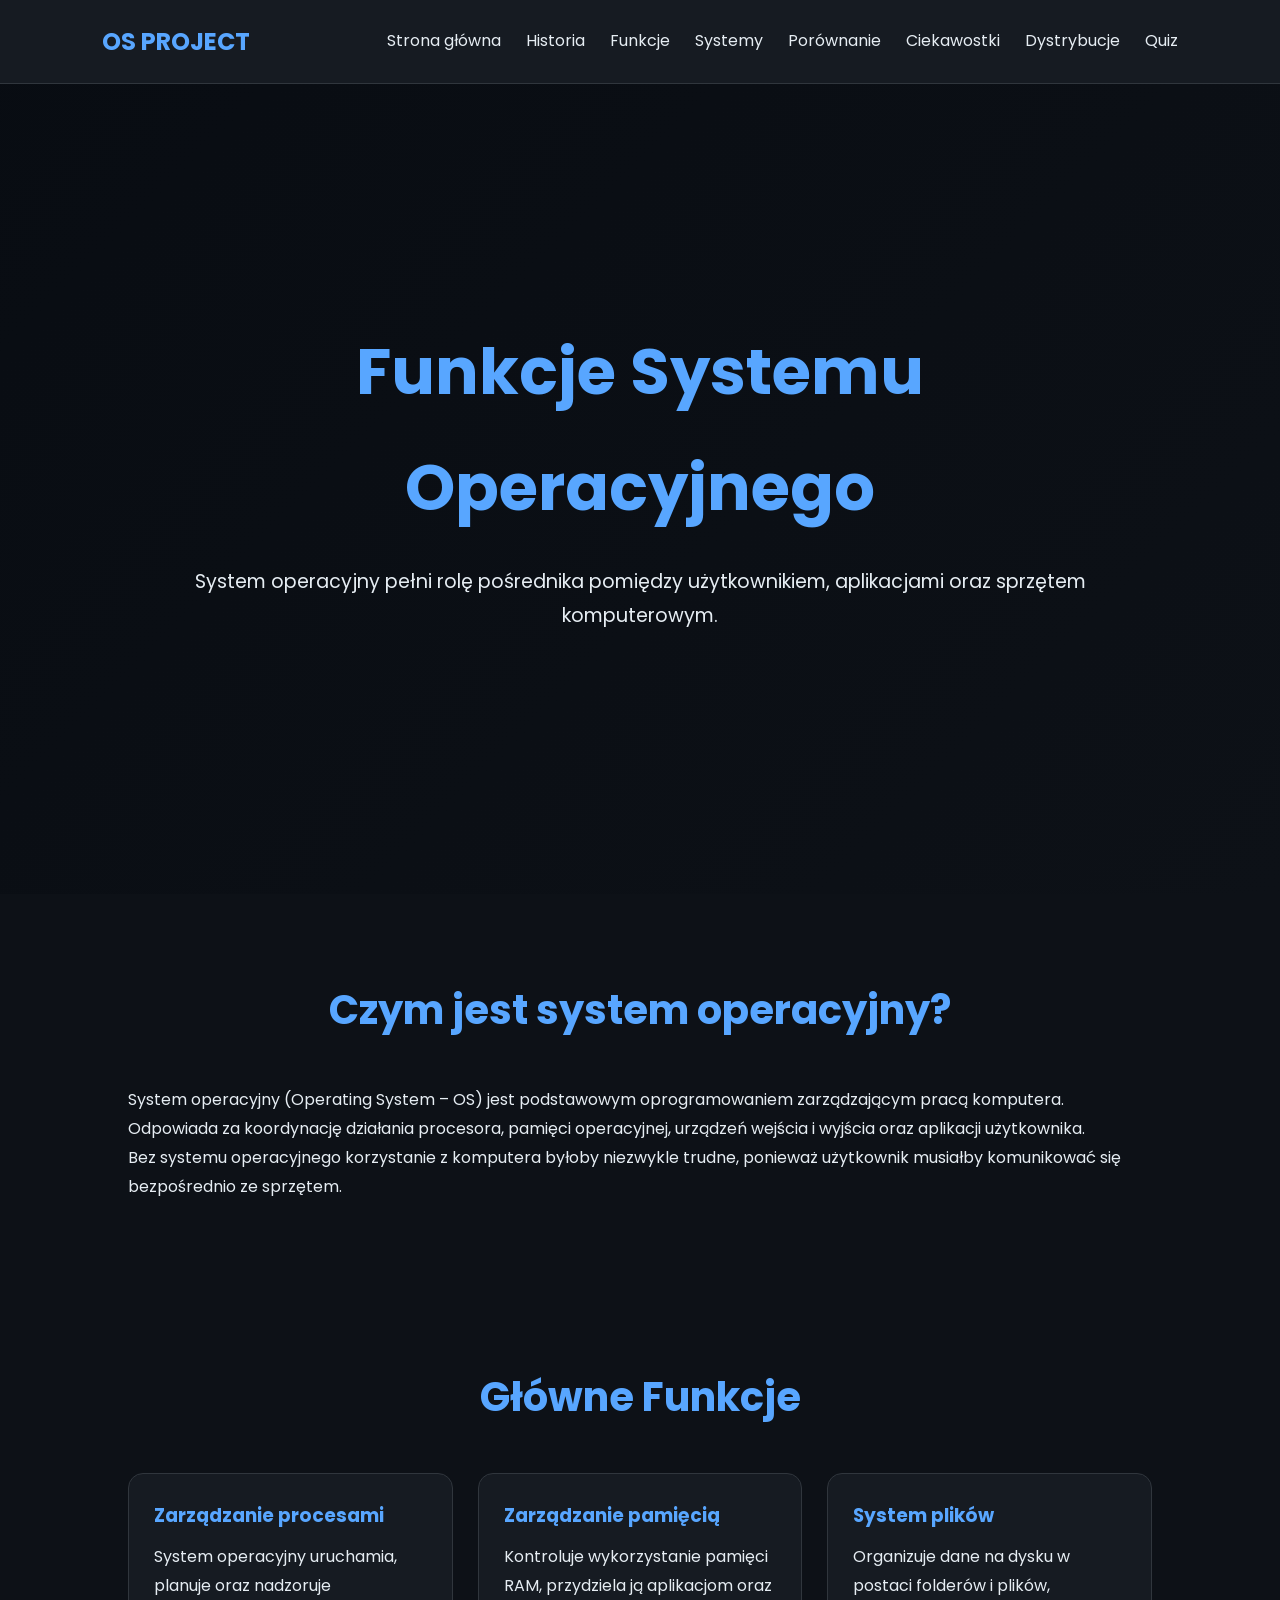
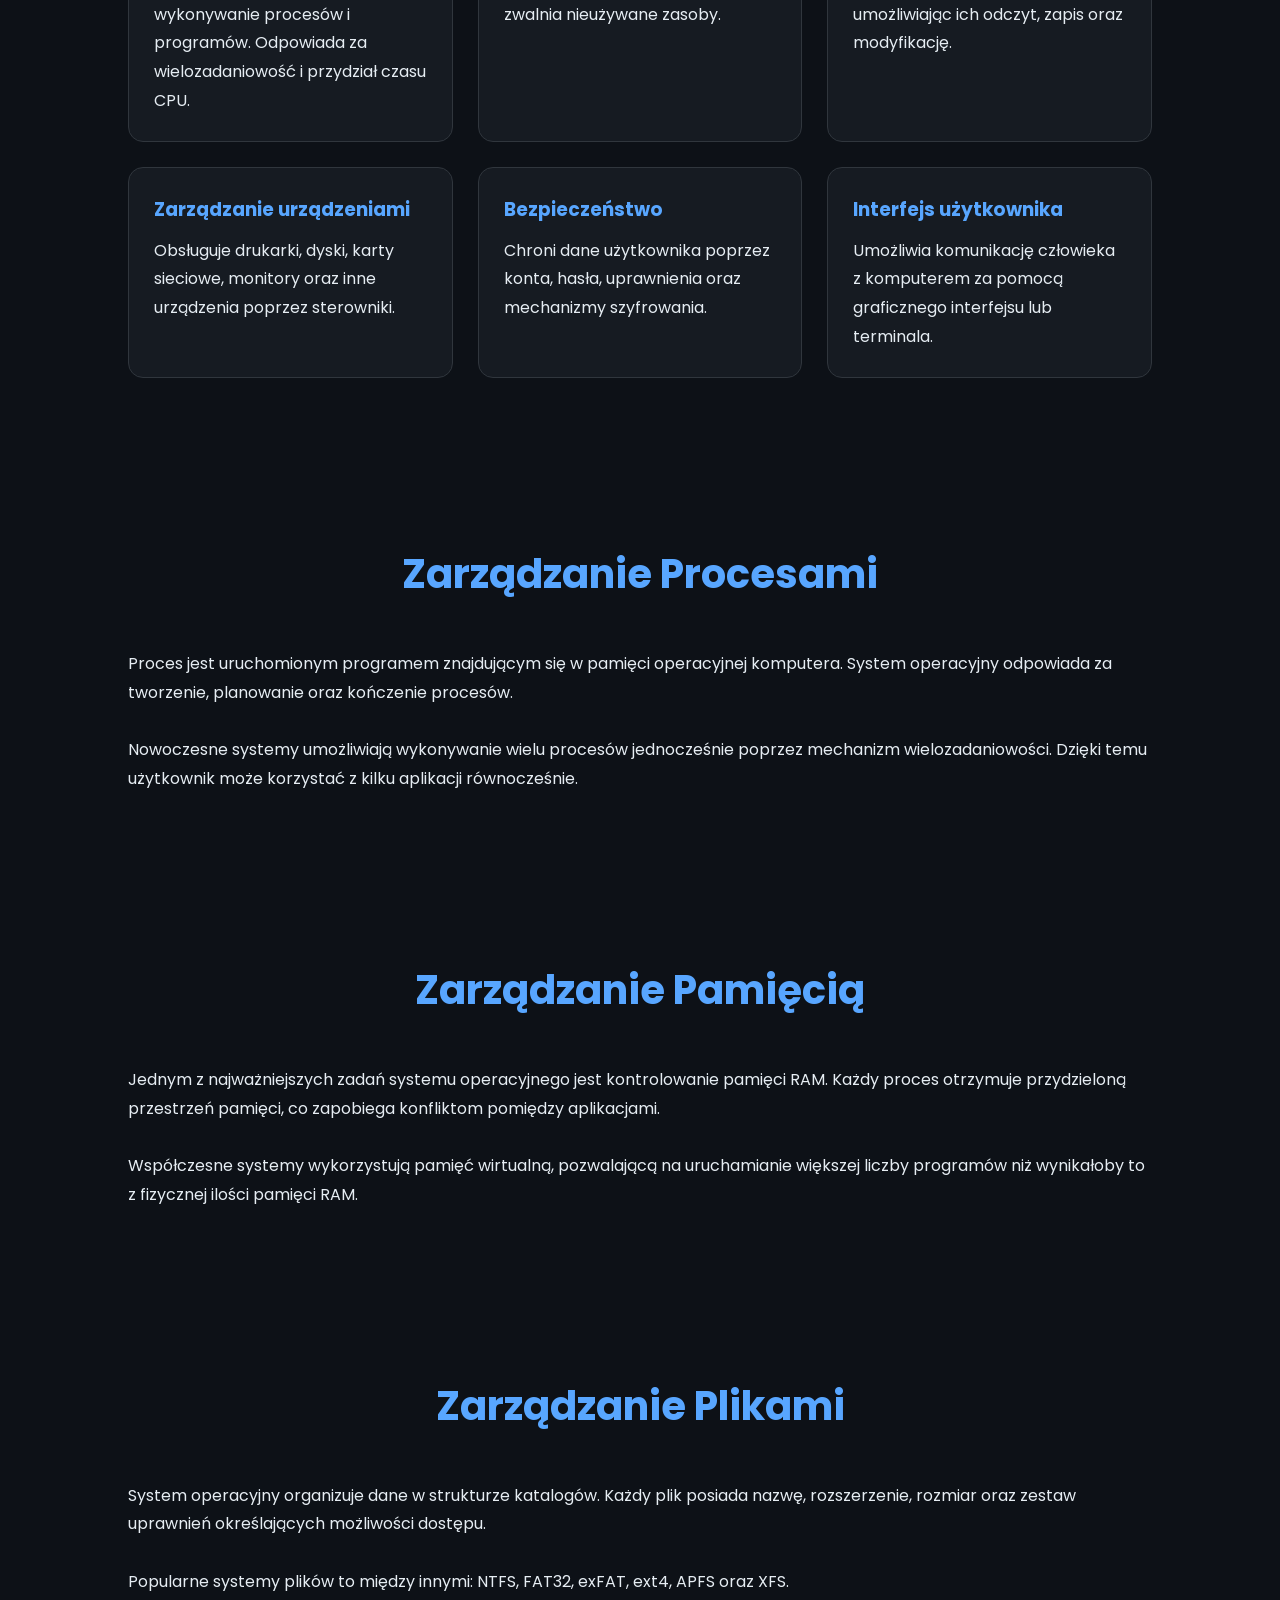
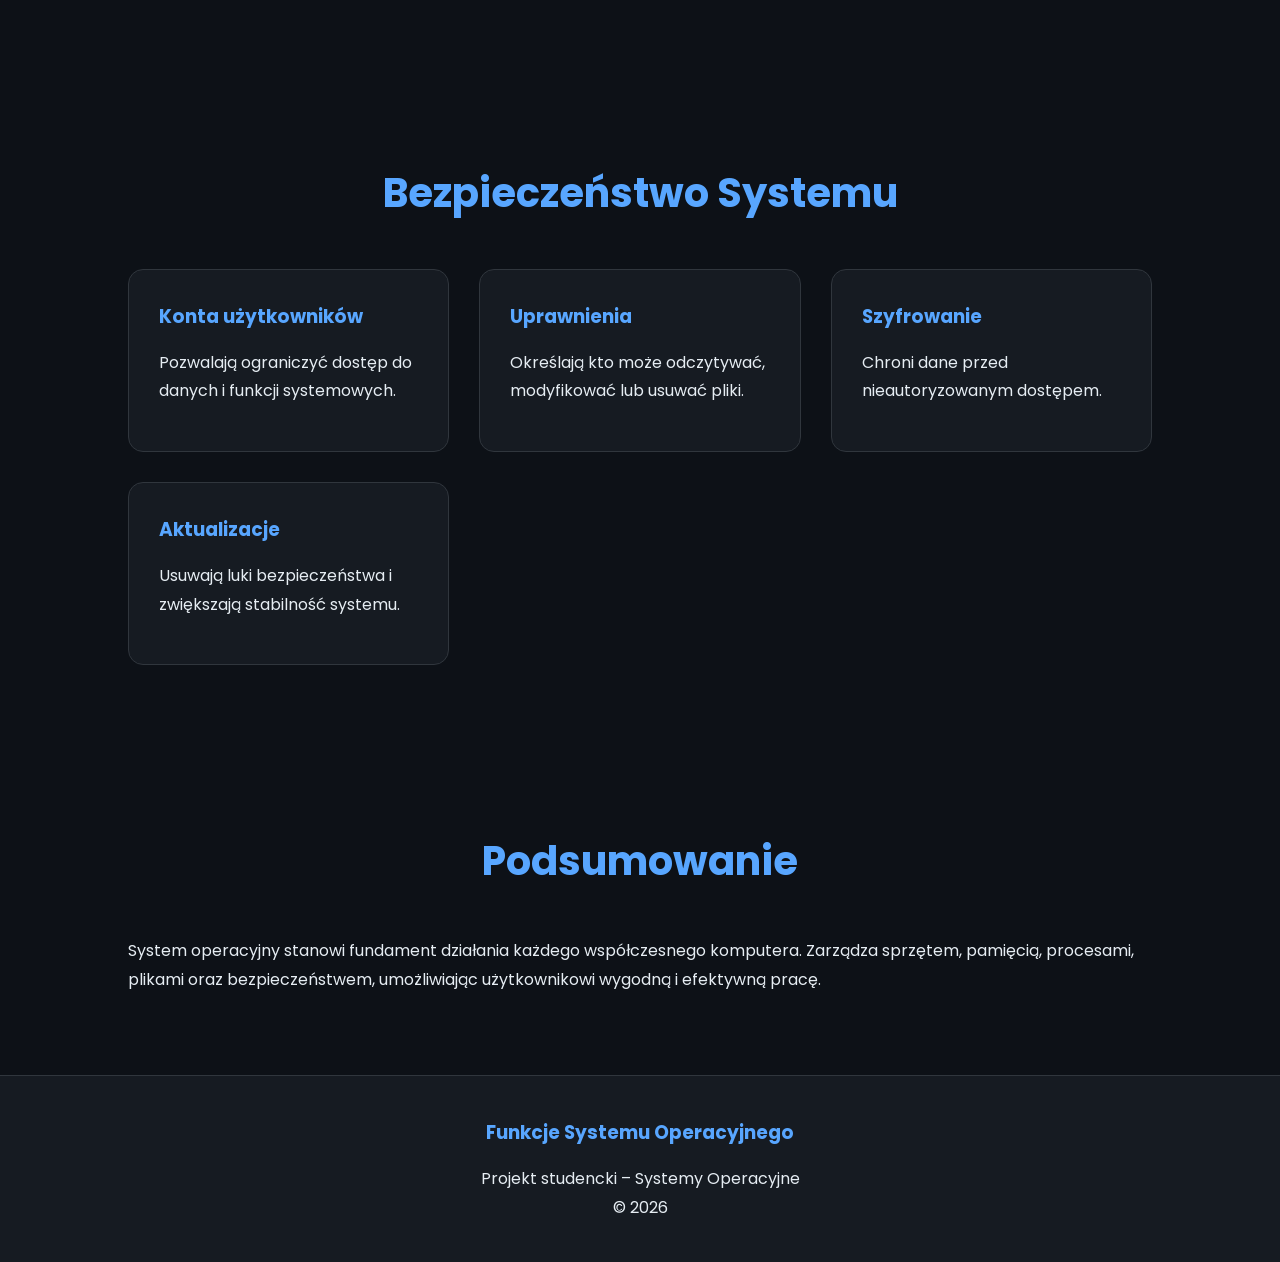
<file: infgalik/funkcje.html>
<!DOCTYPE html>
<html lang="pl">
<head>
    <meta charset="UTF-8">
    <meta name="viewport" content="width=device-width, initial-scale=1.0">
    <title>Funkcje Systemu Operacyjnego</title>

    <link rel="stylesheet" href="style.css">

    <link href="https://fonts.googleapis.com/css2?family=Poppins:wght@300;400;500;600;700&display=swap" rel="stylesheet">
</head>
<body>

<header>
    <nav class="navbar">
        <div class="logo">
            <h2>OS PROJECT</h2>
        </div>

        <ul class="nav-links">
            <li><a href="index.html">Strona główna</a></li>
            <li><a href="historia.html">Historia</a></li>
            <li><a href="funkcje.html">Funkcje</a></li>
            <li><a href="systemy.html">Systemy</a></li>
            <li><a href="porownanie.html">Porównanie</a></li>
            <li><a href="ciekawostki.html">Ciekawostki</a></li>
            <li><a href="dystrybucje.html">Dystrybucje</a></li>
            <li><a href="quiz.html">Quiz</a></li>
        </ul>
    </nav>
</header>

<section class="hero">
    <div class="hero-content">
        <h1>Funkcje Systemu Operacyjnego</h1>

        <p>
            System operacyjny pełni rolę pośrednika pomiędzy
            użytkownikiem, aplikacjami oraz sprzętem komputerowym.
        </p>
    </div>
</section>

<section>

    <div class="container">

        <h2>Czym jest system operacyjny?</h2>

        <p>
            System operacyjny (Operating System – OS) jest
            podstawowym oprogramowaniem zarządzającym pracą
            komputera. Odpowiada za koordynację działania
            procesora, pamięci operacyjnej, urządzeń wejścia
            i wyjścia oraz aplikacji użytkownika.
        </p>

        <p>
            Bez systemu operacyjnego korzystanie z komputera
            byłoby niezwykle trudne, ponieważ użytkownik musiałby
            komunikować się bezpośrednio ze sprzętem.
        </p>

    </div>

</section>

<section>

    <h2>Główne Funkcje</h2>

    <div class="feature-grid">

        <div class="feature-box">
            <h3>Zarządzanie procesami</h3>

            <p>
                System operacyjny uruchamia, planuje oraz
                nadzoruje wykonywanie procesów i programów.
                Odpowiada za wielozadaniowość i przydział czasu CPU.
            </p>
        </div>

        <div class="feature-box">
            <h3>Zarządzanie pamięcią</h3>

            <p>
                Kontroluje wykorzystanie pamięci RAM,
                przydziela ją aplikacjom oraz zwalnia
                nieużywane zasoby.
            </p>
        </div>

        <div class="feature-box">
            <h3>System plików</h3>

            <p>
                Organizuje dane na dysku w postaci folderów
                i plików, umożliwiając ich odczyt, zapis
                oraz modyfikację.
            </p>
        </div>

        <div class="feature-box">
            <h3>Zarządzanie urządzeniami</h3>

            <p>
                Obsługuje drukarki, dyski, karty sieciowe,
                monitory oraz inne urządzenia poprzez sterowniki.
            </p>
        </div>

        <div class="feature-box">
            <h3>Bezpieczeństwo</h3>

            <p>
                Chroni dane użytkownika poprzez konta,
                hasła, uprawnienia oraz mechanizmy szyfrowania.
            </p>
        </div>

        <div class="feature-box">
            <h3>Interfejs użytkownika</h3>

            <p>
                Umożliwia komunikację człowieka z komputerem
                za pomocą graficznego interfejsu lub terminala.
            </p>
        </div>

    </div>

</section>

<section>

    <h2>Zarządzanie Procesami</h2>

    <p>
        Proces jest uruchomionym programem znajdującym się
        w pamięci operacyjnej komputera. System operacyjny
        odpowiada za tworzenie, planowanie oraz kończenie procesów.
    </p>

    <br>

    <p>
        Nowoczesne systemy umożliwiają wykonywanie wielu procesów
        jednocześnie poprzez mechanizm wielozadaniowości.
        Dzięki temu użytkownik może korzystać z kilku aplikacji
        równocześnie.
    </p>

</section>

<section>

    <h2>Zarządzanie Pamięcią</h2>

    <p>
        Jednym z najważniejszych zadań systemu operacyjnego
        jest kontrolowanie pamięci RAM. Każdy proces otrzymuje
        przydzieloną przestrzeń pamięci, co zapobiega konfliktom
        pomiędzy aplikacjami.
    </p>

    <br>

    <p>
        Współczesne systemy wykorzystują pamięć wirtualną,
        pozwalającą na uruchamianie większej liczby programów
        niż wynikałoby to z fizycznej ilości pamięci RAM.
    </p>

</section>

<section>

    <h2>Zarządzanie Plikami</h2>

    <p>
        System operacyjny organizuje dane w strukturze katalogów.
        Każdy plik posiada nazwę, rozszerzenie, rozmiar oraz
        zestaw uprawnień określających możliwości dostępu.
    </p>

    <br>

    <p>
        Popularne systemy plików to między innymi:
        NTFS, FAT32, exFAT, ext4, APFS oraz XFS.
    </p>

</section>

<section>

    <h2>Bezpieczeństwo Systemu</h2>

    <div class="cards">

        <div class="card">
            <h3>Konta użytkowników</h3>

            <p>
                Pozwalają ograniczyć dostęp do danych
                i funkcji systemowych.
            </p>
        </div>

        <div class="card">
            <h3>Uprawnienia</h3>

            <p>
                Określają kto może odczytywać,
                modyfikować lub usuwać pliki.
            </p>
        </div>

        <div class="card">
            <h3>Szyfrowanie</h3>

            <p>
                Chroni dane przed nieautoryzowanym
                dostępem.
            </p>
        </div>

        <div class="card">
            <h3>Aktualizacje</h3>

            <p>
                Usuwają luki bezpieczeństwa
                i zwiększają stabilność systemu.
            </p>
        </div>

    </div>

</section>

<section>

    <h2>Podsumowanie</h2>

    <p>
        System operacyjny stanowi fundament działania każdego
        współczesnego komputera. Zarządza sprzętem, pamięcią,
        procesami, plikami oraz bezpieczeństwem, umożliwiając
        użytkownikowi wygodną i efektywną pracę.
    </p>

</section>

<footer>

    <div class="footer-content">

        <h3>Funkcje Systemu Operacyjnego</h3>

        <p>Projekt studencki – Systemy Operacyjne</p>

        <p>© 2026</p>

    </div>

</footer>

</body>
</html>
</file>
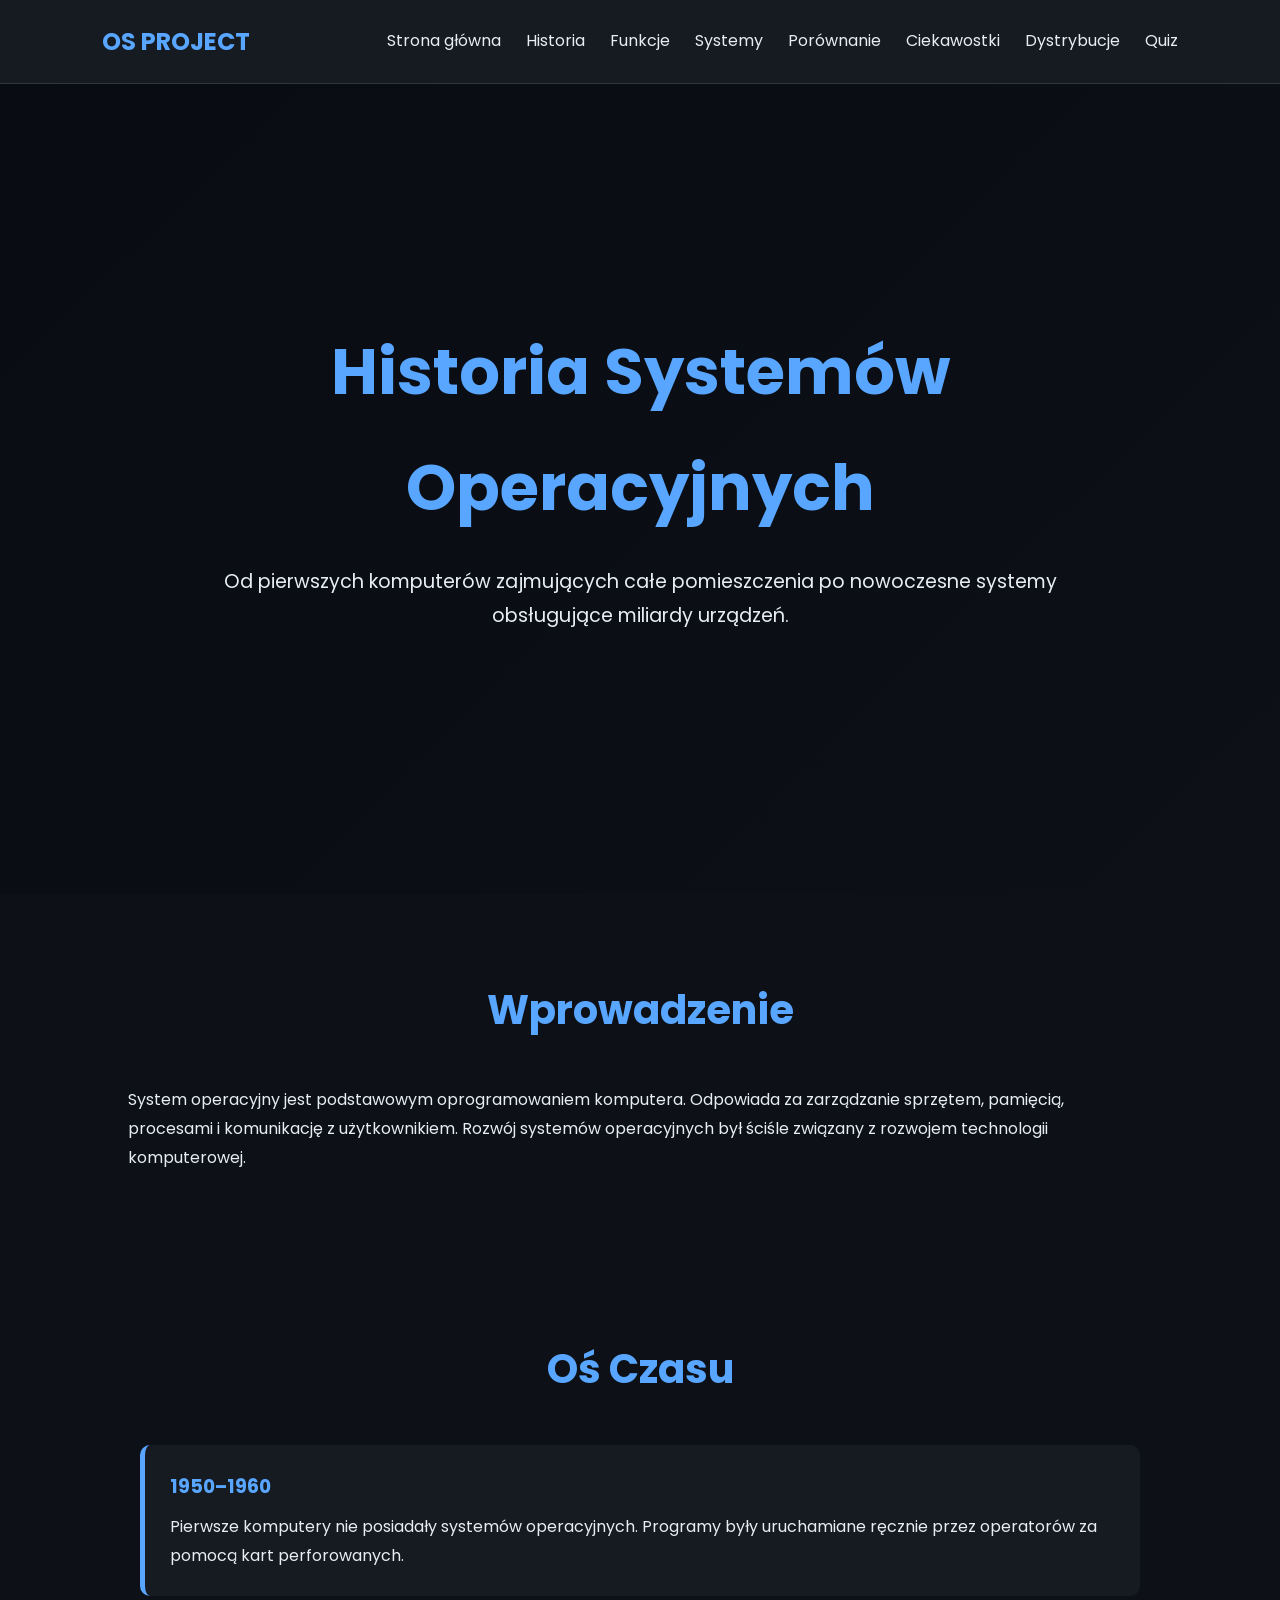
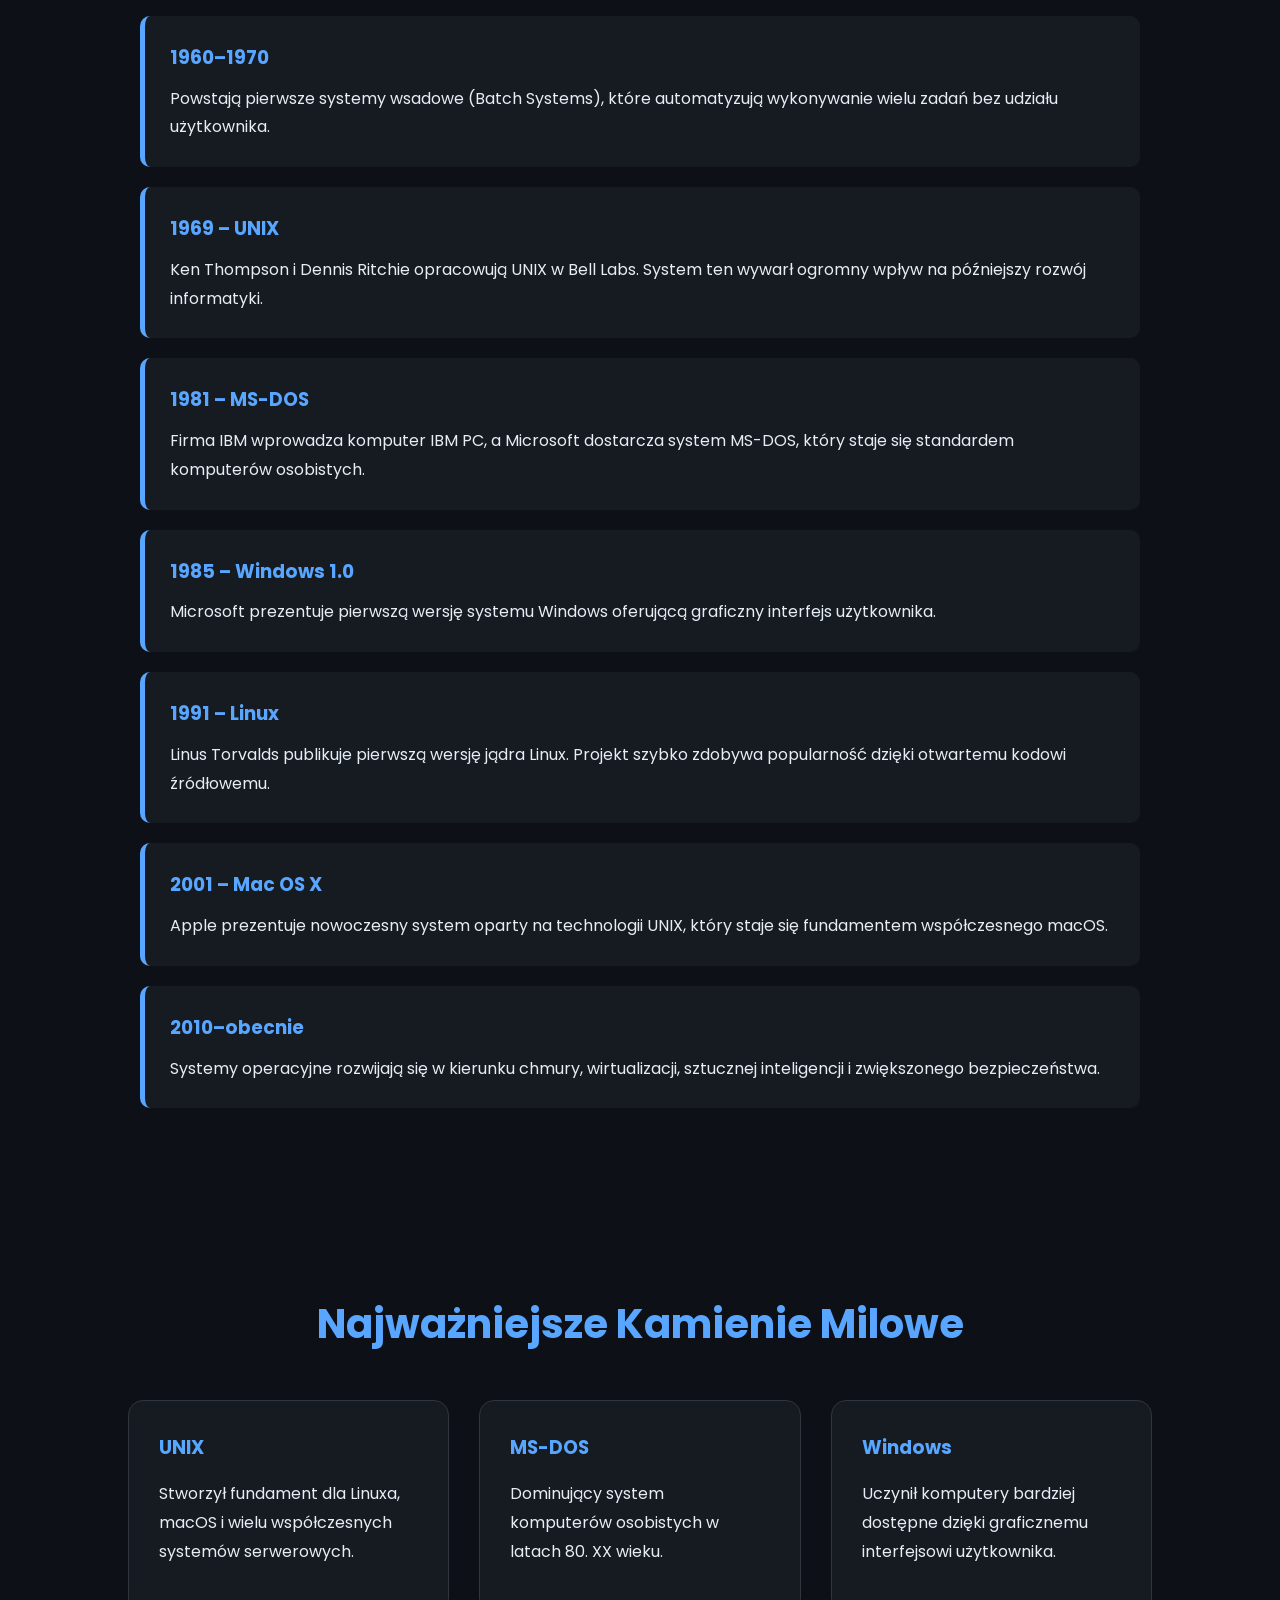
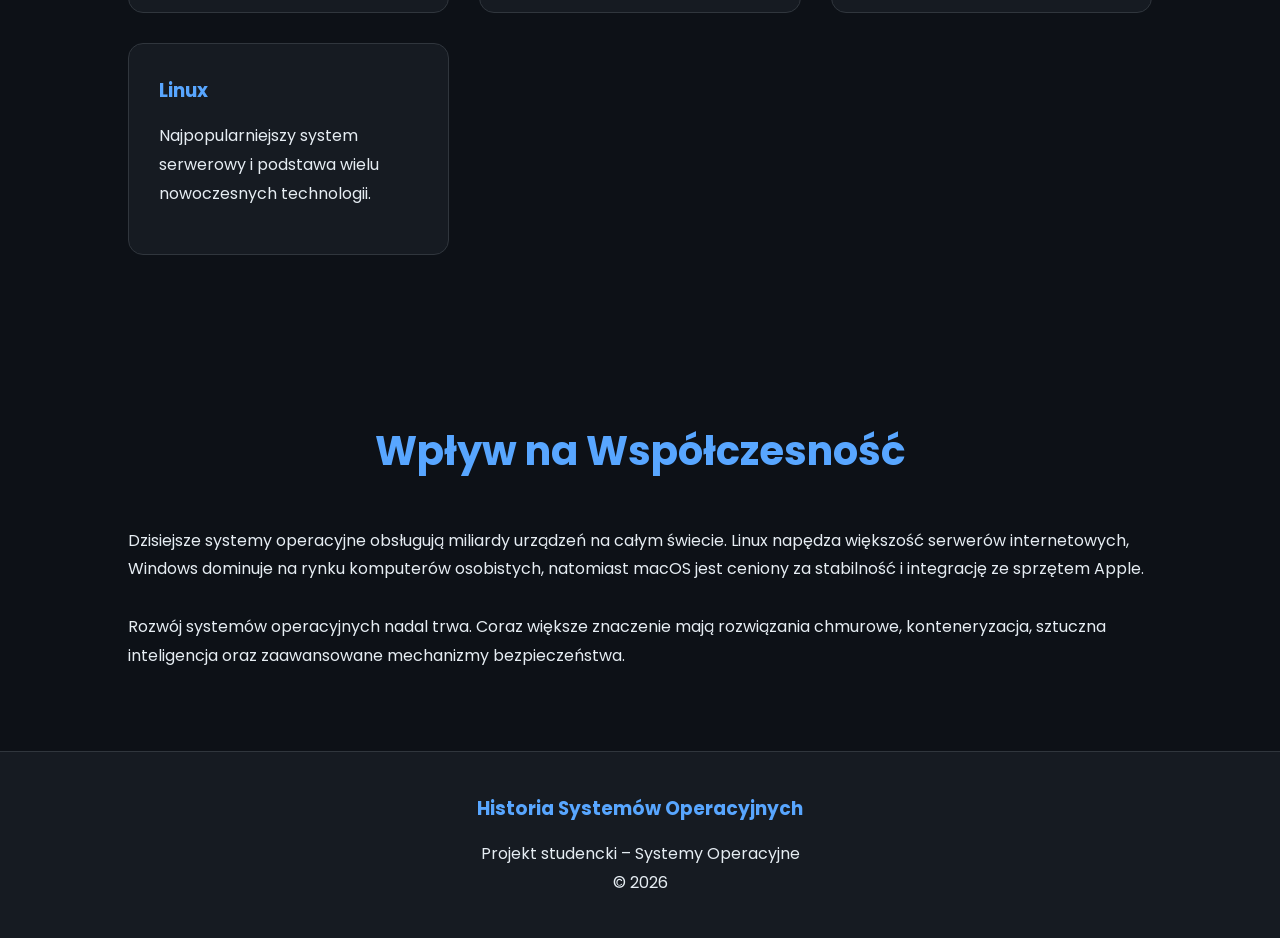
<file: infgalik/historia.html>
<!DOCTYPE html>
<html lang="pl">
<head>
    <meta charset="UTF-8">
    <meta name="viewport" content="width=device-width, initial-scale=1.0">
    <title>Historia Systemów Operacyjnych</title>

    <link rel="stylesheet" href="style.css">

    <link href="https://fonts.googleapis.com/css2?family=Poppins:wght@300;400;500;600;700&display=swap" rel="stylesheet">
</head>
<body>

<header>
    <nav class="navbar">
        <div class="logo">
            <h2>OS PROJECT</h2>
        </div>

        <ul class="nav-links">
            <li><a href="index.html">Strona główna</a></li>
            <li><a href="historia.html">Historia</a></li>
            <li><a href="funkcje.html">Funkcje</a></li>
            <li><a href="systemy.html">Systemy</a></li>
            <li><a href="porownanie.html">Porównanie</a></li>
            <li><a href="ciekawostki.html">Ciekawostki</a></li>
            <li><a href="dystrybucje.html">Dystrybucje</a></li>
            <li><a href="quiz.html">Quiz</a></li>
        </ul>
    </nav>
</header>

<section class="hero">
    <div class="hero-content">
        <h1>Historia Systemów Operacyjnych</h1>

        <p>
            Od pierwszych komputerów zajmujących całe pomieszczenia
            po nowoczesne systemy obsługujące miliardy urządzeń.
        </p>
    </div>
</section>

<section>
    <div class="container">

        <h2>Wprowadzenie</h2>

        <p>
            System operacyjny jest podstawowym oprogramowaniem
            komputera. Odpowiada za zarządzanie sprzętem,
            pamięcią, procesami i komunikację z użytkownikiem.
            Rozwój systemów operacyjnych był ściśle związany
            z rozwojem technologii komputerowej.
        </p>

    </div>
</section>

<section>

    <h2>Oś Czasu</h2>

    <div class="timeline">

        <div class="timeline-item">
            <h3>1950–1960</h3>

            <p>
                Pierwsze komputery nie posiadały systemów
                operacyjnych. Programy były uruchamiane
                ręcznie przez operatorów za pomocą kart
                perforowanych.
            </p>
        </div>

        <div class="timeline-item">
            <h3>1960–1970</h3>

            <p>
                Powstają pierwsze systemy wsadowe (Batch Systems),
                które automatyzują wykonywanie wielu zadań
                bez udziału użytkownika.
            </p>
        </div>

        <div class="timeline-item">
            <h3>1969 – UNIX</h3>

            <p>
                Ken Thompson i Dennis Ritchie opracowują UNIX
                w Bell Labs. System ten wywarł ogromny wpływ
                na późniejszy rozwój informatyki.
            </p>
        </div>

        <div class="timeline-item">
            <h3>1981 – MS-DOS</h3>

            <p>
                Firma IBM wprowadza komputer IBM PC,
                a Microsoft dostarcza system MS-DOS,
                który staje się standardem komputerów
                osobistych.
            </p>
        </div>

        <div class="timeline-item">
            <h3>1985 – Windows 1.0</h3>

            <p>
                Microsoft prezentuje pierwszą wersję
                systemu Windows oferującą graficzny
                interfejs użytkownika.
            </p>
        </div>

        <div class="timeline-item">
            <h3>1991 – Linux</h3>

            <p>
                Linus Torvalds publikuje pierwszą wersję
                jądra Linux. Projekt szybko zdobywa
                popularność dzięki otwartemu kodowi źródłowemu.
            </p>
        </div>

        <div class="timeline-item">
            <h3>2001 – Mac OS X</h3>

            <p>
                Apple prezentuje nowoczesny system
                oparty na technologii UNIX, który
                staje się fundamentem współczesnego macOS.
            </p>
        </div>

        <div class="timeline-item">
            <h3>2010–obecnie</h3>

            <p>
                Systemy operacyjne rozwijają się w kierunku
                chmury, wirtualizacji, sztucznej inteligencji
                i zwiększonego bezpieczeństwa.
            </p>
        </div>

    </div>

</section>

<section>

    <h2>Najważniejsze Kamienie Milowe</h2>

    <div class="cards">

        <div class="card">
            <h3>UNIX</h3>

            <p>
                Stworzył fundament dla Linuxa, macOS
                i wielu współczesnych systemów serwerowych.
            </p>
        </div>

        <div class="card">
            <h3>MS-DOS</h3>

            <p>
                Dominujący system komputerów osobistych
                w latach 80. XX wieku.
            </p>
        </div>

        <div class="card">
            <h3>Windows</h3>

            <p>
                Uczynił komputery bardziej dostępne
                dzięki graficznemu interfejsowi użytkownika.
            </p>
        </div>

        <div class="card">
            <h3>Linux</h3>

            <p>
                Najpopularniejszy system serwerowy
                i podstawa wielu nowoczesnych technologii.
            </p>
        </div>

    </div>

</section>

<section>

    <h2>Wpływ na Współczesność</h2>

    <p>
        Dzisiejsze systemy operacyjne obsługują miliardy
        urządzeń na całym świecie. Linux napędza większość
        serwerów internetowych, Windows dominuje na rynku
        komputerów osobistych, natomiast macOS jest ceniony
        za stabilność i integrację ze sprzętem Apple.
    </p>

    <br>

    <p>
        Rozwój systemów operacyjnych nadal trwa. Coraz większe
        znaczenie mają rozwiązania chmurowe, konteneryzacja,
        sztuczna inteligencja oraz zaawansowane mechanizmy
        bezpieczeństwa.
    </p>

</section>

<footer>

    <div class="footer-content">

        <h3>Historia Systemów Operacyjnych</h3>

        <p>
            Projekt studencki – Systemy Operacyjne
        </p>

        <p>
            © 2026
        </p>

    </div>

</footer>

</body>
</html>
</file>
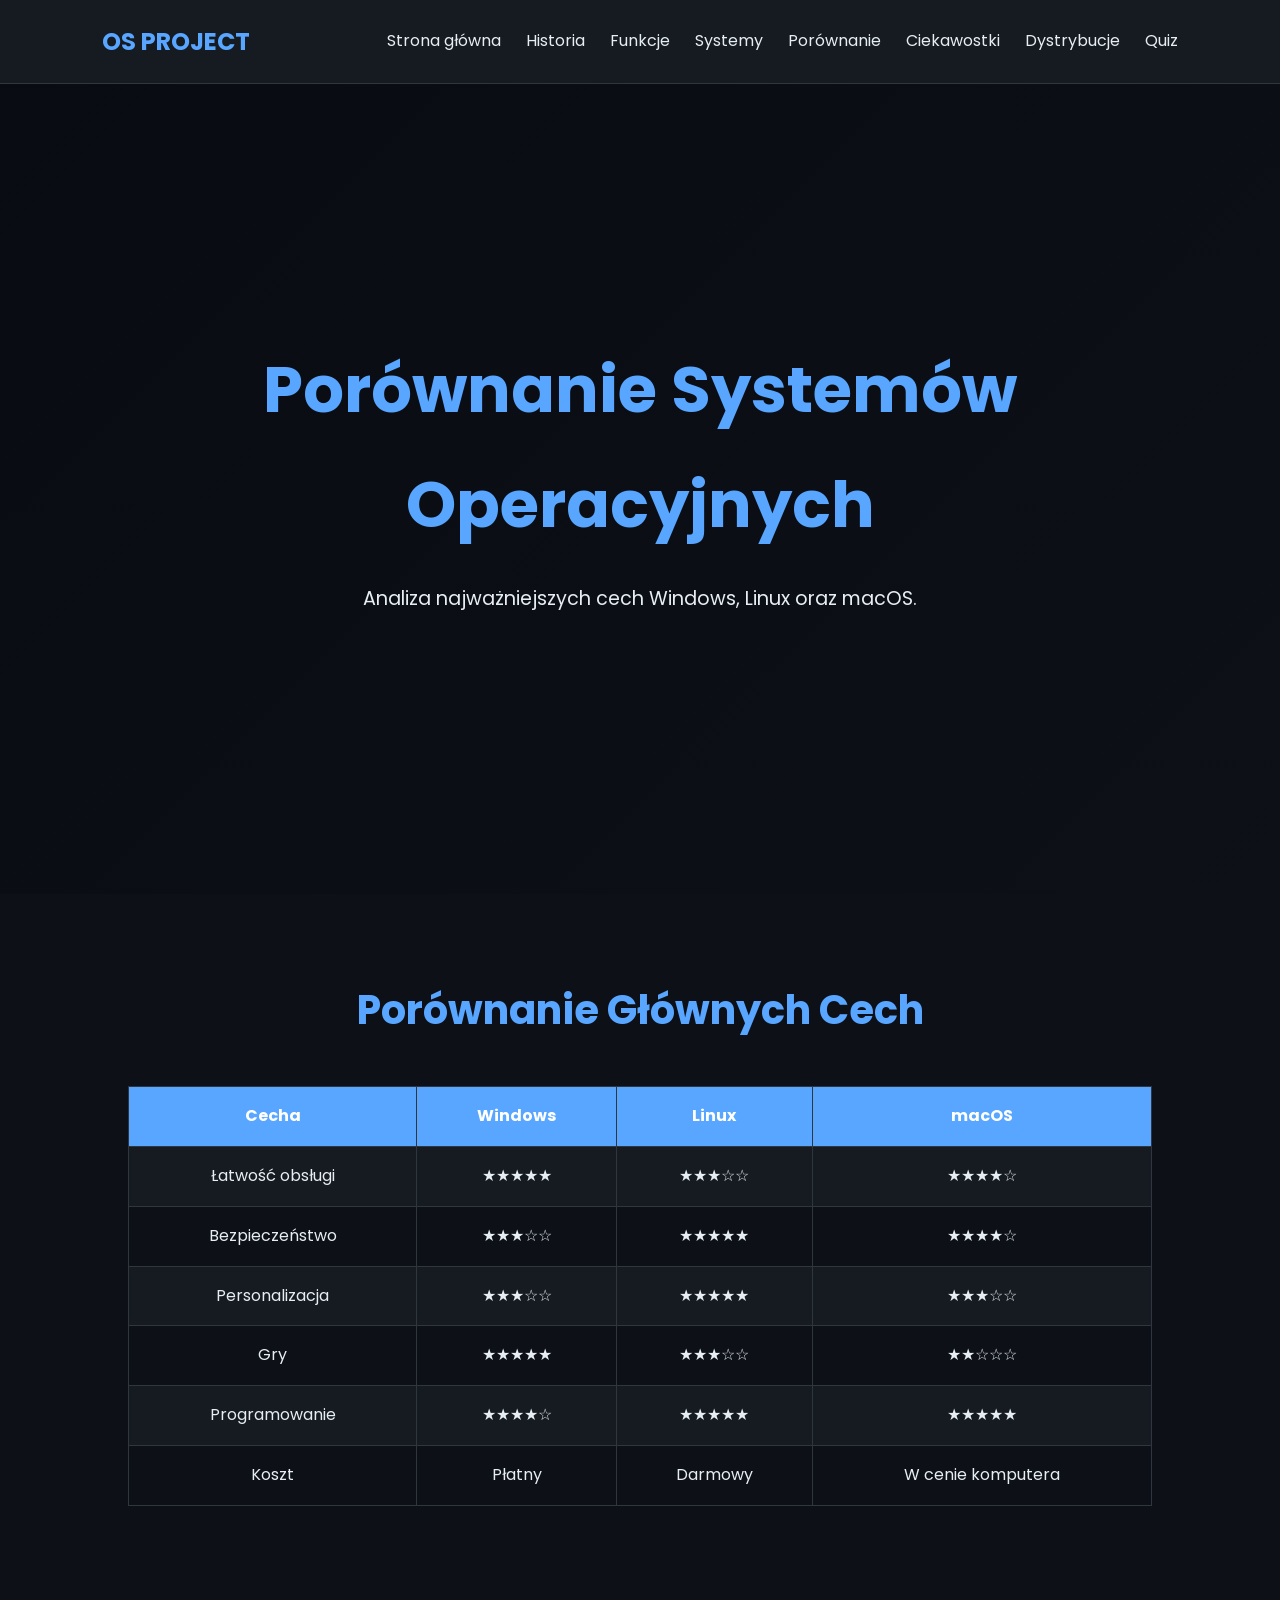
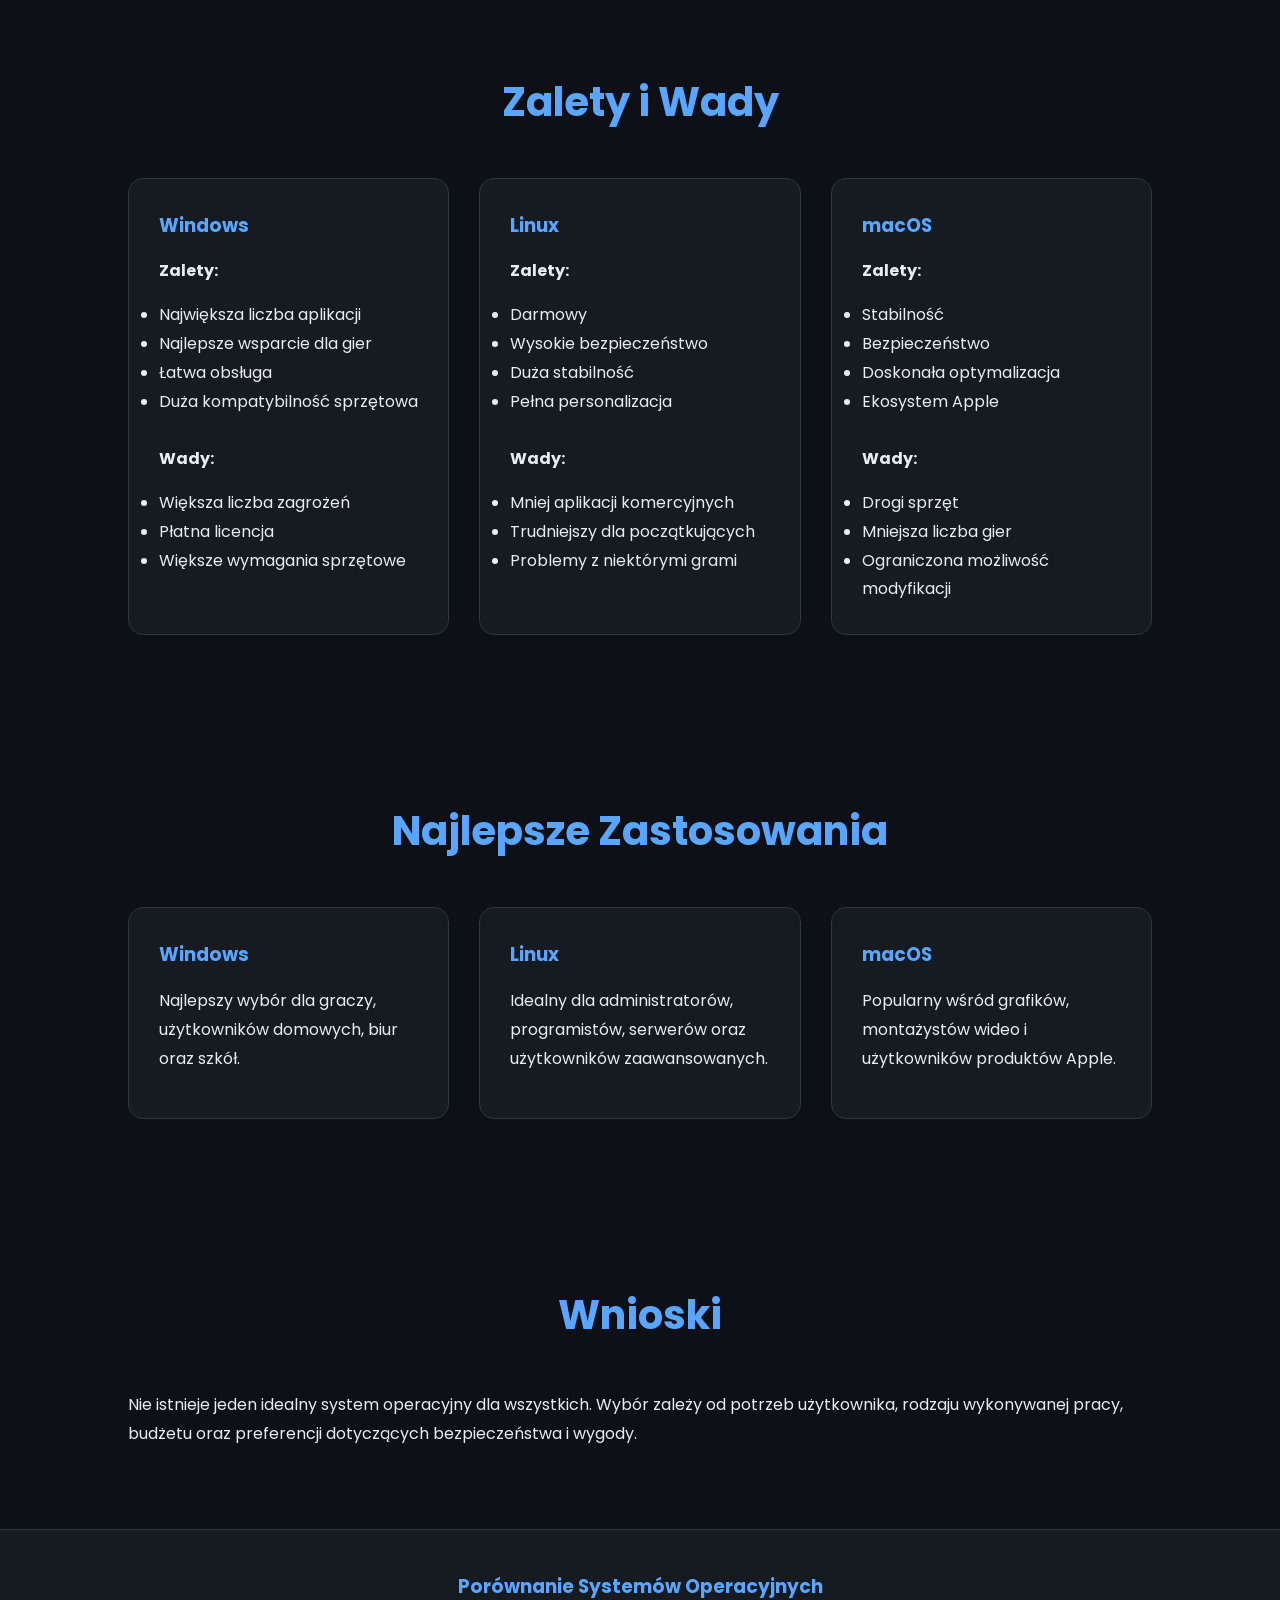
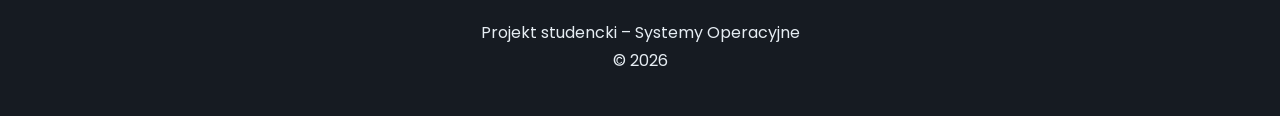
<file: infgalik/porownanie.html>
<!DOCTYPE html>
<html lang="pl">
<head>
    <meta charset="UTF-8">
    <meta name="viewport" content="width=device-width, initial-scale=1.0">
    <title>Porównanie Systemów Operacyjnych</title>

    <link rel="stylesheet" href="style.css">

    <link href="https://fonts.googleapis.com/css2?family=Poppins:wght@300;400;500;600;700&display=swap" rel="stylesheet">
</head>
<body>

<header>
    <nav class="navbar">
        <div class="logo">
            <h2>OS PROJECT</h2>
        </div>

        <ul class="nav-links">
            <li><a href="index.html">Strona główna</a></li>
            <li><a href="historia.html">Historia</a></li>
            <li><a href="funkcje.html">Funkcje</a></li>
            <li><a href="systemy.html">Systemy</a></li>
            <li><a href="porownanie.html">Porównanie</a></li>
            <li><a href="ciekawostki.html">Ciekawostki</a></li>
            <li><a href="dystrybucje.html">Dystrybucje</a></li>
            <li><a href="quiz.html">Quiz</a></li>
        </ul>
    </nav>
</header>

<section class="hero">
    <div class="hero-content">
        <h1>Porównanie Systemów Operacyjnych</h1>

        <p>
            Analiza najważniejszych cech Windows, Linux oraz macOS.
        </p>
    </div>
</section>

<section>

    <h2>Porównanie Głównych Cech</h2>

    <table>

        <tr>
            <th>Cecha</th>
            <th>Windows</th>
            <th>Linux</th>
            <th>macOS</th>
        </tr>

        <tr>
            <td>Łatwość obsługi</td>
            <td>★★★★★</td>
            <td>★★★☆☆</td>
            <td>★★★★☆</td>
        </tr>

        <tr>
            <td>Bezpieczeństwo</td>
            <td>★★★☆☆</td>
            <td>★★★★★</td>
            <td>★★★★☆</td>
        </tr>

        <tr>
            <td>Personalizacja</td>
            <td>★★★☆☆</td>
            <td>★★★★★</td>
            <td>★★★☆☆</td>
        </tr>

        <tr>
            <td>Gry</td>
            <td>★★★★★</td>
            <td>★★★☆☆</td>
            <td>★★☆☆☆</td>
        </tr>

        <tr>
            <td>Programowanie</td>
            <td>★★★★☆</td>
            <td>★★★★★</td>
            <td>★★★★★</td>
        </tr>

        <tr>
            <td>Koszt</td>
            <td>Płatny</td>
            <td>Darmowy</td>
            <td>W cenie komputera</td>
        </tr>

    </table>

</section>

<section>

    <h2>Zalety i Wady</h2>

    <div class="cards">

        <div class="card">
            <h3>Windows</h3>

            <p><strong>Zalety:</strong></p>

            <ul>
                <li>Największa liczba aplikacji</li>
                <li>Najlepsze wsparcie dla gier</li>
                <li>Łatwa obsługa</li>
                <li>Duża kompatybilność sprzętowa</li>
            </ul>

            <br>

            <p><strong>Wady:</strong></p>

            <ul>
                <li>Większa liczba zagrożeń</li>
                <li>Płatna licencja</li>
                <li>Większe wymagania sprzętowe</li>
            </ul>

        </div>

        <div class="card">
            <h3>Linux</h3>

            <p><strong>Zalety:</strong></p>

            <ul>
                <li>Darmowy</li>
                <li>Wysokie bezpieczeństwo</li>
                <li>Duża stabilność</li>
                <li>Pełna personalizacja</li>
            </ul>

            <br>

            <p><strong>Wady:</strong></p>

            <ul>
                <li>Mniej aplikacji komercyjnych</li>
                <li>Trudniejszy dla początkujących</li>
                <li>Problemy z niektórymi grami</li>
            </ul>

        </div>

        <div class="card">
            <h3>macOS</h3>

            <p><strong>Zalety:</strong></p>

            <ul>
                <li>Stabilność</li>
                <li>Bezpieczeństwo</li>
                <li>Doskonała optymalizacja</li>
                <li>Ekosystem Apple</li>
            </ul>

            <br>

            <p><strong>Wady:</strong></p>

            <ul>
                <li>Drogi sprzęt</li>
                <li>Mniejsza liczba gier</li>
                <li>Ograniczona możliwość modyfikacji</li>
            </ul>

        </div>

    </div>

</section>

<section>

    <h2>Najlepsze Zastosowania</h2>

    <div class="cards">

        <div class="card">
            <h3>Windows</h3>

            <p>
                Najlepszy wybór dla graczy, użytkowników domowych,
                biur oraz szkół.
            </p>
        </div>

        <div class="card">
            <h3>Linux</h3>

            <p>
                Idealny dla administratorów, programistów,
                serwerów oraz użytkowników zaawansowanych.
            </p>
        </div>

        <div class="card">
            <h3>macOS</h3>

            <p>
                Popularny wśród grafików, montażystów wideo
                i użytkowników produktów Apple.
            </p>
        </div>

    </div>

</section>

<section>

    <h2>Wnioski</h2>

    <p>
        Nie istnieje jeden idealny system operacyjny dla wszystkich.
        Wybór zależy od potrzeb użytkownika, rodzaju wykonywanej pracy,
        budżetu oraz preferencji dotyczących bezpieczeństwa i wygody.
    </p>

</section>

<footer>

    <div class="footer-content">

        <h3>Porównanie Systemów Operacyjnych</h3>

        <p>Projekt studencki – Systemy Operacyjne</p>

        <p>© 2026</p>

    </div>

</footer>

</body>
</html>
</file>
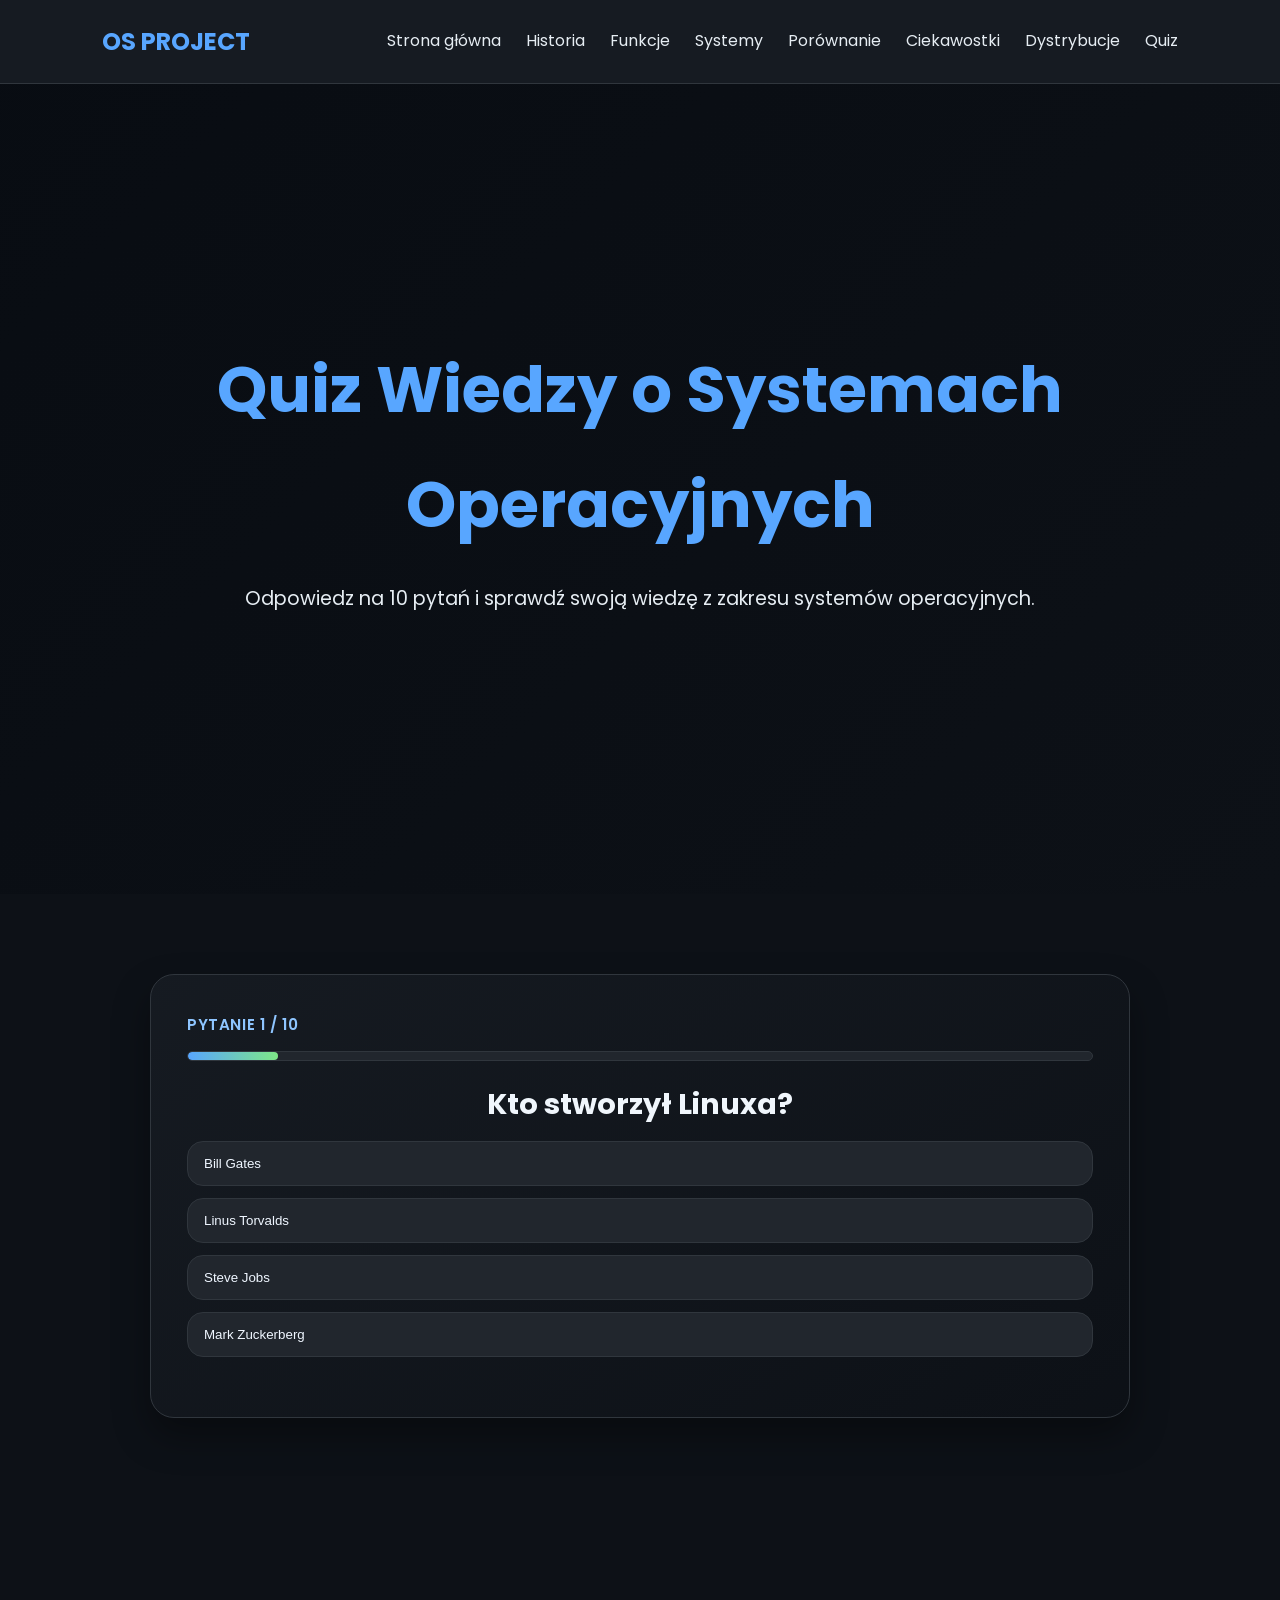
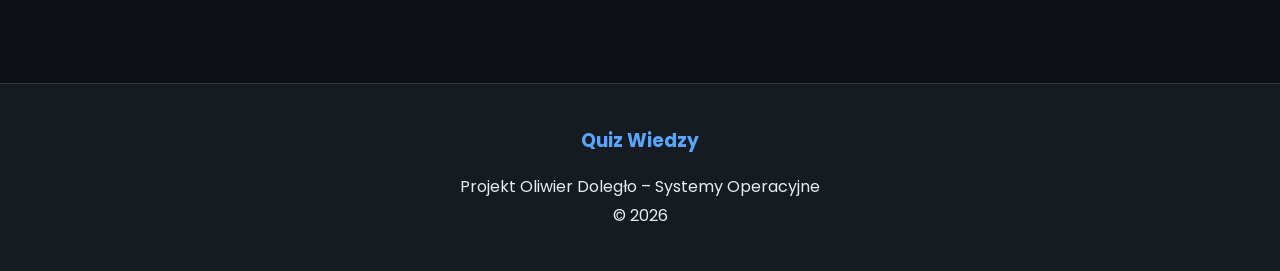
<file: infgalik/quiz.html>
<!DOCTYPE html>
<html lang="pl">
<head>
    <meta charset="UTF-8">
    <meta name="viewport" content="width=device-width, initial-scale=1.0">
    <title>Quiz - Systemy Operacyjne</title>

    <link rel="stylesheet" href="style.css">

    <link href="https://fonts.googleapis.com/css2?family=Poppins:wght@300;400;500;600;700&display=swap" rel="stylesheet">
</head>
<body>

<header>
    <nav class="navbar">

        <div class="logo">
            <h2>OS PROJECT</h2>
        </div>

        <ul class="nav-links">
            <li><a href="index.html">Strona główna</a></li>
            <li><a href="historia.html">Historia</a></li>
            <li><a href="funkcje.html">Funkcje</a></li>
            <li><a href="systemy.html">Systemy</a></li>
            <li><a href="porownanie.html">Porównanie</a></li>
            <li><a href="ciekawostki.html">Ciekawostki</a></li>
            <li><a href="dystrybucje.html">Dystrybucje</a></li>
            <li><a href="quiz.html">Quiz</a></li>
        </ul>

    </nav>
</header>

<section class="hero">

    <div class="hero-content">

        <h1>Quiz Wiedzy o Systemach Operacyjnych</h1>

        <p>
            Odpowiedz na 10 pytań i sprawdź swoją wiedzę
            z zakresu systemów operacyjnych.
        </p>

    </div>

</section>

<section>

    <div class="quiz-container">

        <div class="quiz-header">

            <div id="questionNumber">
                Pytanie 1 / 10
            </div>

            <div class="progress-bar">

                <div id="progress"></div>

            </div>

        </div>

        <div class="quiz-body">

            <h2 id="question">
                Ładowanie pytania...
            </h2>

            <div id="answers">

            </div>

        </div>

        <div class="quiz-footer">

            <button id="nextBtn">
                Następne pytanie
            </button>

        </div>

    </div>

</section>

<section>

    <div id="result">

    </div>

</section>

<footer>

    <div class="footer-content">

        <h3>Quiz Wiedzy</h3>

        <p>Projekt Oliwier Doległo – Systemy Operacyjne</p>

        <p>© 2026</p>

    </div>

</footer>

<script src="quiz.js"></script>

</body>
</html>
</file>
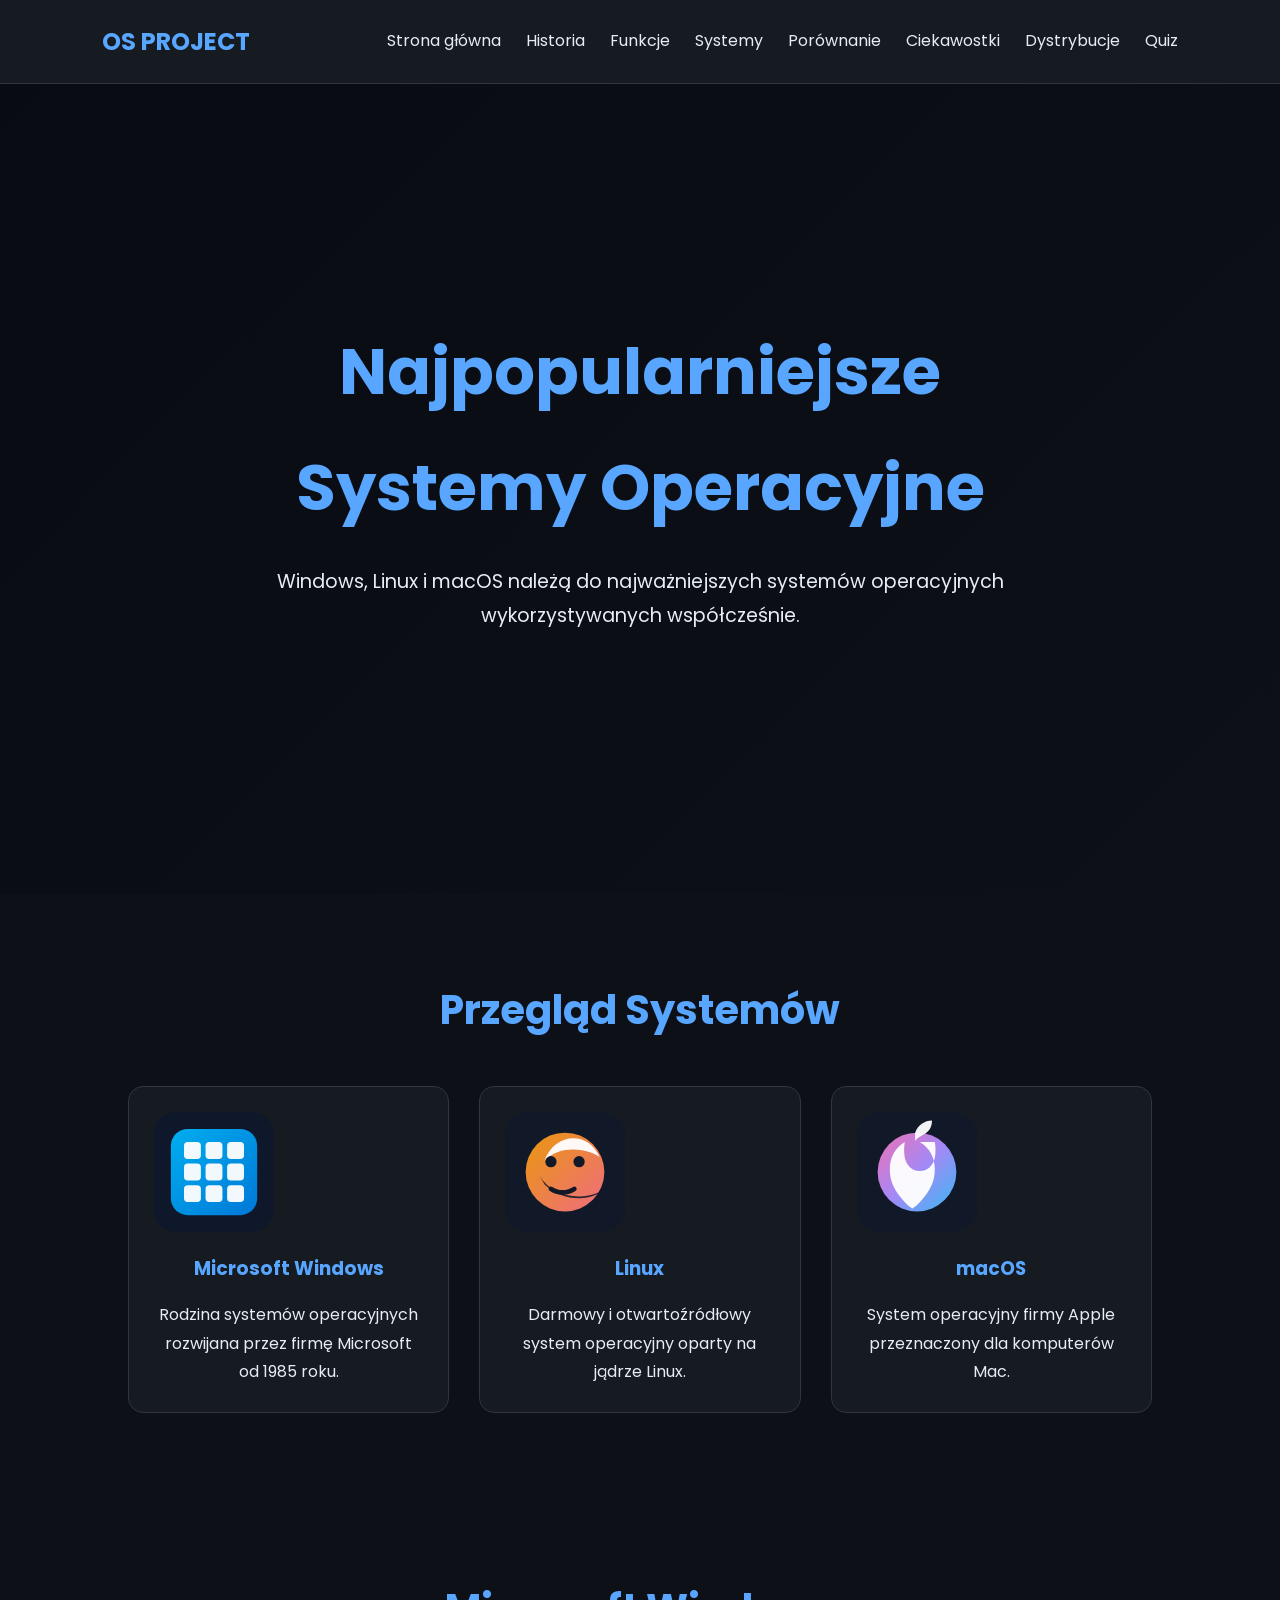
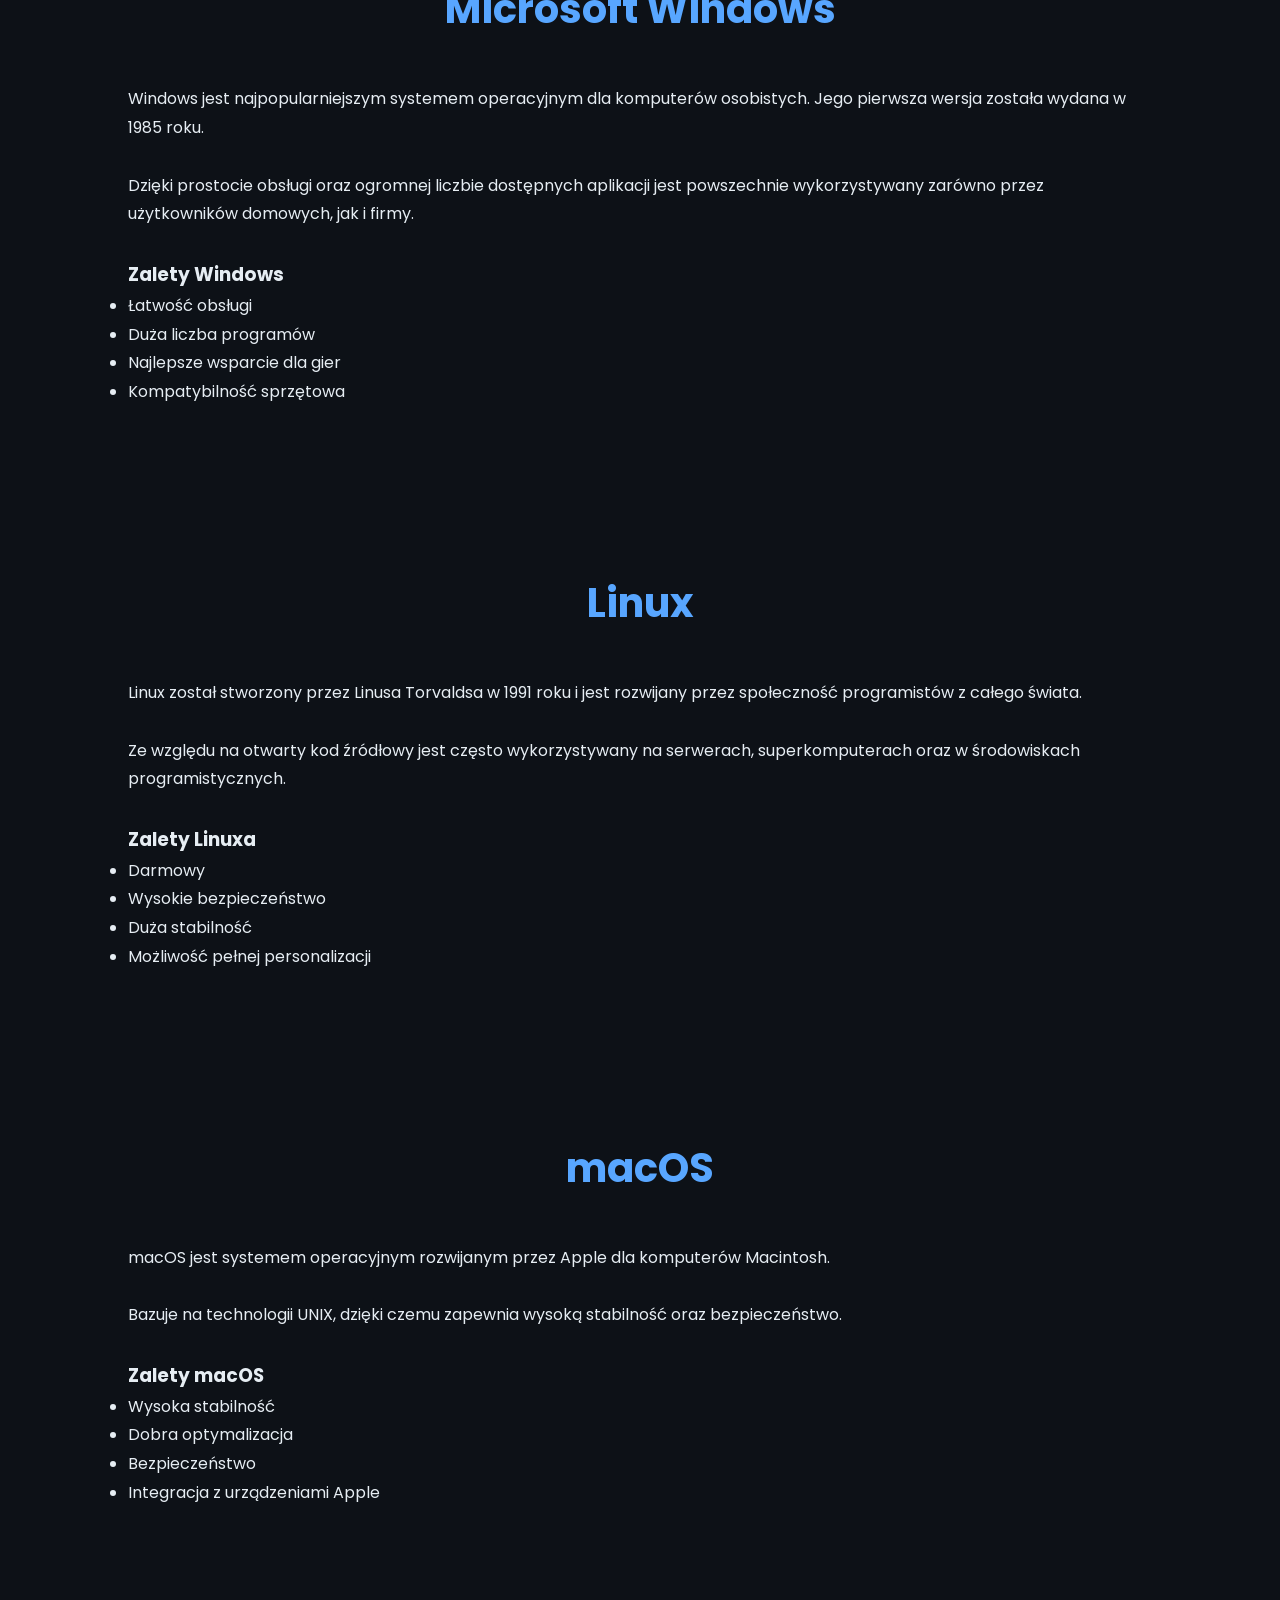
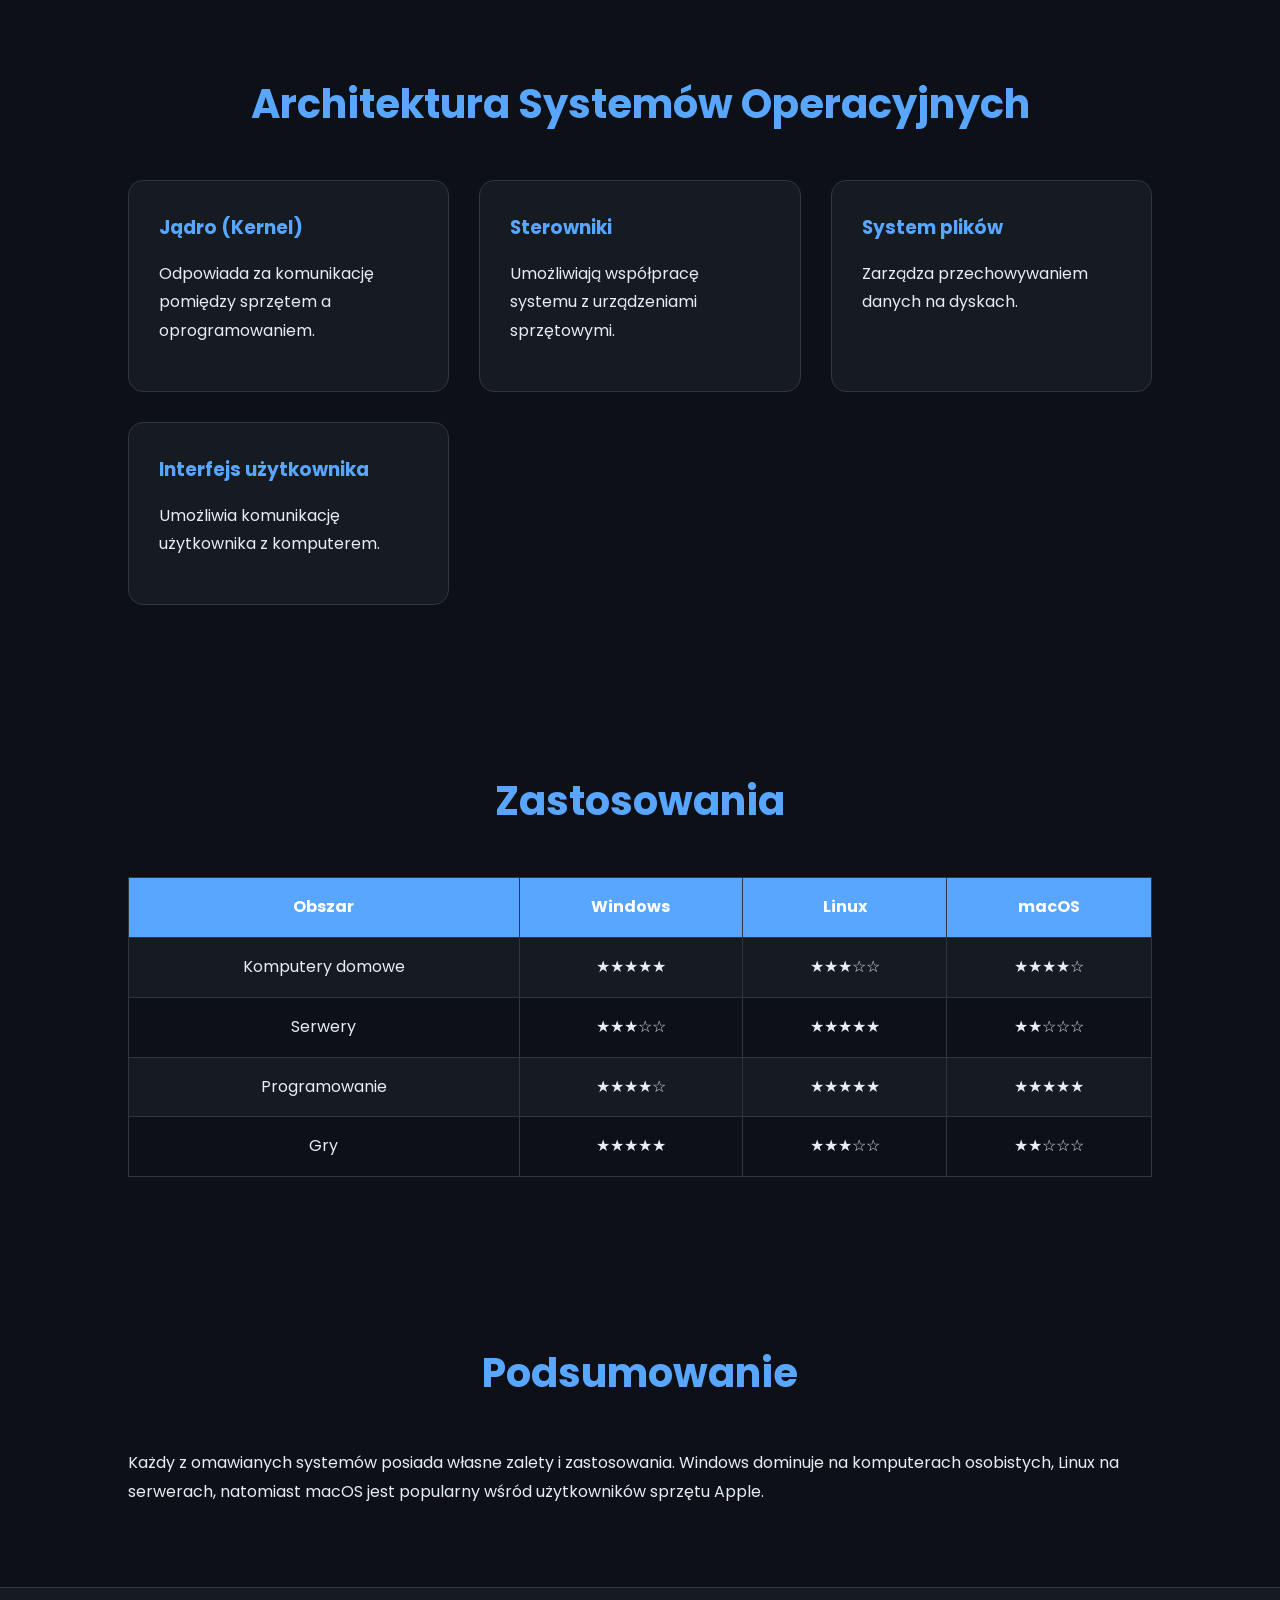
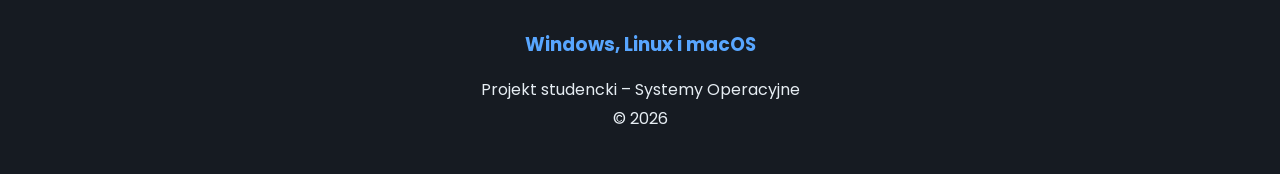
<file: infgalik/systemy.html>
<!DOCTYPE html>
<html lang="pl">
<head>
    <meta charset="UTF-8">
    <meta name="viewport" content="width=device-width, initial-scale=1.0">
    <title>Windows, Linux i macOS</title>

    <link rel="stylesheet" href="style.css">

    <link href="https://fonts.googleapis.com/css2?family=Poppins:wght@300;400;500;600;700&display=swap" rel="stylesheet">
</head>
<body>

<header>
    <nav class="navbar">
        <div class="logo">
            <h2>OS PROJECT</h2>
        </div>

        <ul class="nav-links">
            <li><a href="index.html">Strona główna</a></li>
            <li><a href="historia.html">Historia</a></li>
            <li><a href="funkcje.html">Funkcje</a></li>
            <li><a href="systemy.html">Systemy</a></li>
            <li><a href="porownanie.html">Porównanie</a></li>
            <li><a href="ciekawostki.html">Ciekawostki</a></li>
            <li><a href="dystrybucje.html">Dystrybucje</a></li>
            <li><a href="quiz.html">Quiz</a></li>
        </ul>
    </nav>
</header>

<section class="hero">
    <div class="hero-content">
        <h1>Najpopularniejsze Systemy Operacyjne</h1>

        <p>
            Windows, Linux i macOS należą do najważniejszych
            systemów operacyjnych wykorzystywanych współcześnie.
        </p>
    </div>
</section>

<section>

    <h2>Przegląd Systemów</h2>

    <div class="systems-grid">

        <div class="system-card">
            <img src="img/windows-logo.svg" alt="Windows">

            <h3>Microsoft Windows</h3>

            <p>
                Rodzina systemów operacyjnych rozwijana przez
                firmę Microsoft od 1985 roku.
            </p>
        </div>

        <div class="system-card">
            <img src="img/linux-logo.svg" alt="Linux">

            <h3>Linux</h3>

            <p>
                Darmowy i otwartoźródłowy system operacyjny
                oparty na jądrze Linux.
            </p>
        </div>

        <div class="system-card">
            <img src="img/macos-logo.svg" alt="macOS">

            <h3>macOS</h3>

            <p>
                System operacyjny firmy Apple przeznaczony
                dla komputerów Mac.
            </p>
        </div>

    </div>

</section>

<section>

    <h2>Microsoft Windows</h2>

    <p>
        Windows jest najpopularniejszym systemem operacyjnym
        dla komputerów osobistych. Jego pierwsza wersja
        została wydana w 1985 roku.
    </p>

    <br>

    <p>
        Dzięki prostocie obsługi oraz ogromnej liczbie
        dostępnych aplikacji jest powszechnie wykorzystywany
        zarówno przez użytkowników domowych, jak i firmy.
    </p>

    <br>

    <h3>Zalety Windows</h3>

    <ul>
        <li>Łatwość obsługi</li>
        <li>Duża liczba programów</li>
        <li>Najlepsze wsparcie dla gier</li>
        <li>Kompatybilność sprzętowa</li>
    </ul>

</section>

<section>

    <h2>Linux</h2>

    <p>
        Linux został stworzony przez Linusa Torvaldsa
        w 1991 roku i jest rozwijany przez społeczność
        programistów z całego świata.
    </p>

    <br>

    <p>
        Ze względu na otwarty kod źródłowy jest często
        wykorzystywany na serwerach, superkomputerach
        oraz w środowiskach programistycznych.
    </p>

    <br>

    <h3>Zalety Linuxa</h3>

    <ul>
        <li>Darmowy</li>
        <li>Wysokie bezpieczeństwo</li>
        <li>Duża stabilność</li>
        <li>Możliwość pełnej personalizacji</li>
    </ul>

</section>

<section>

    <h2>macOS</h2>

    <p>
        macOS jest systemem operacyjnym rozwijanym przez
        Apple dla komputerów Macintosh.
    </p>

    <br>

    <p>
        Bazuje na technologii UNIX, dzięki czemu zapewnia
        wysoką stabilność oraz bezpieczeństwo.
    </p>

    <br>

    <h3>Zalety macOS</h3>

    <ul>
        <li>Wysoka stabilność</li>
        <li>Dobra optymalizacja</li>
        <li>Bezpieczeństwo</li>
        <li>Integracja z urządzeniami Apple</li>
    </ul>

</section>

<section>

    <h2>Architektura Systemów Operacyjnych</h2>

    <div class="cards">

        <div class="card">
            <h3>Jądro (Kernel)</h3>

            <p>
                Odpowiada za komunikację pomiędzy
                sprzętem a oprogramowaniem.
            </p>
        </div>

        <div class="card">
            <h3>Sterowniki</h3>

            <p>
                Umożliwiają współpracę systemu
                z urządzeniami sprzętowymi.
            </p>
        </div>

        <div class="card">
            <h3>System plików</h3>

            <p>
                Zarządza przechowywaniem danych
                na dyskach.
            </p>
        </div>

        <div class="card">
            <h3>Interfejs użytkownika</h3>

            <p>
                Umożliwia komunikację użytkownika
                z komputerem.
            </p>
        </div>

    </div>

</section>

<section>

    <h2>Zastosowania</h2>

    <table>

        <tr>
            <th>Obszar</th>
            <th>Windows</th>
            <th>Linux</th>
            <th>macOS</th>
        </tr>

        <tr>
            <td>Komputery domowe</td>
            <td>★★★★★</td>
            <td>★★★☆☆</td>
            <td>★★★★☆</td>
        </tr>

        <tr>
            <td>Serwery</td>
            <td>★★★☆☆</td>
            <td>★★★★★</td>
            <td>★★☆☆☆</td>
        </tr>

        <tr>
            <td>Programowanie</td>
            <td>★★★★☆</td>
            <td>★★★★★</td>
            <td>★★★★★</td>
        </tr>

        <tr>
            <td>Gry</td>
            <td>★★★★★</td>
            <td>★★★☆☆</td>
            <td>★★☆☆☆</td>
        </tr>

    </table>

</section>

<section>

    <h2>Podsumowanie</h2>

    <p>
        Każdy z omawianych systemów posiada własne zalety
        i zastosowania. Windows dominuje na komputerach
        osobistych, Linux na serwerach, natomiast macOS
        jest popularny wśród użytkowników sprzętu Apple.
    </p>

</section>

<footer>

    <div class="footer-content">

        <h3>Windows, Linux i macOS</h3>

        <p>Projekt studencki – Systemy Operacyjne</p>

        <p>© 2026</p>

    </div>

</footer>

</body>
</html>
</file>
<file: infgalik/style.css>
*{
    margin:0;
    padding:0;
    box-sizing:border-box;
}

html{
    scroll-behavior:smooth;
}

body{
    font-family:'Poppins', sans-serif;
    background:#0d1117;
    color:#e6edf3;
    line-height:1.8;
}


.navbar{
    display:flex;
    justify-content:space-between;
    align-items:center;

    padding:20px 8%;
    background:#161b22;

    position:sticky;
    top:0;
    z-index:1000;

    border-bottom:1px solid #30363d;
}

.logo h2{
    color:#58a6ff;
}

.nav-links{
    display:flex;
    list-style:none;
    gap:25px;
}

.nav-links a{
    text-decoration:none;
    color:#e6edf3;
    transition:.3s;
}

.nav-links a:hover{
    color:#58a6ff;
}


.hero{
    min-height:90vh;

    display:flex;
    justify-content:center;
    align-items:center;
    text-align:center;

    padding:50px;

    background:
        linear-gradient(135deg, rgba(8, 12, 18, 0.92), rgba(13, 17, 23, 0.88));

    background-size:cover;
    background-position:center;
}

.hero-content{
    max-width:900px;
}

.hero h1{
    font-size:4rem;
    margin-bottom:20px;
    color:#58a6ff;
}

.hero p{
    font-size:1.2rem;
    margin-bottom:30px;
}

.btn{
    display:inline-block;

    padding:15px 35px;

    background:#58a6ff;
    color:white;

    text-decoration:none;
    border-radius:8px;

    transition:.3s;
}

.btn:hover{
    transform:translateY(-3px);
    background:#1f6feb;
}


section{
    padding:80px 10%;
}

.container{
    max-width:1200px;
    margin:auto;
}

section h2{
    text-align:center;
    margin-bottom:40px;
    color:#58a6ff;
    font-size:2.5rem;
}


.cards{
    display:grid;
    grid-template-columns:
    repeat(auto-fit,minmax(300px,1fr));

    gap:30px;
}

.card{
    background:#161b22;

    padding:30px;

    border-radius:15px;

    border:1px solid #30363d;

    transition:.3s;
}

.card:hover{
    transform:translateY(-10px);
}

.card h3{
    color:#58a6ff;
    margin-bottom:15px;
}

.card p{
    margin-bottom:15px;
}

.card a{
    text-decoration:none;
    color:#58a6ff;
    font-weight:600;
}


.stats{
    background:#161b22;
}

.stats-container{
    display:grid;

    grid-template-columns:
    repeat(auto-fit,minmax(200px,1fr));

    gap:25px;
}

.stat-box{
    text-align:center;

    background:#21262d;

    padding:30px;

    border-radius:15px;

    border:1px solid #30363d;
}

.stat-box h3{
    color:#58a6ff;
    font-size:2rem;
}


.systems-grid{
    display:grid;

    grid-template-columns:
    repeat(auto-fit,minmax(300px,1fr));

    gap:30px;
}

.system-card{
    background:#161b22;

    border-radius:15px;

    padding:25px;

    text-align:center;

    border:1px solid #30363d;

    transition:.3s;
}

.system-card:hover{
    transform:translateY(-10px);
}

.system-card img{
    width:120px;
    margin-bottom:20px;
}

.system-card h3{
    color:#58a6ff;
    margin-bottom:15px;
}


table{
    width:100%;
    border-collapse:collapse;
    margin-top:30px;
}

table th{
    background:#58a6ff;
    color:white;
}

table th,
table td{
    padding:15px;
    border:1px solid #30363d;
    text-align:center;
}

table tr:nth-child(even){
    background:#161b22;
}


.timeline{
    max-width:1000px;
    margin:auto;
}

.timeline-item{
    background:#161b22;

    padding:25px;

    margin-bottom:20px;

    border-left:5px solid #58a6ff;

    border-radius:10px;
}

.timeline-item h3{
    color:#58a6ff;
    margin-bottom:10px;
}

.feature-grid{
    display:grid;

    grid-template-columns:
    repeat(auto-fit,minmax(250px,1fr));

    gap:25px;
}

.feature-box{
    background:#161b22;

    padding:25px;

    border-radius:15px;

    border:1px solid #30363d;
}

.feature-box h3{
    color:#58a6ff;
    margin-bottom:10px;
}


.quiz-container{
    max-width:980px;
    margin:auto;

    background:
        linear-gradient(145deg, rgba(22, 27, 34, 0.98), rgba(13, 17, 23, 0.98));

    padding:36px;

    border-radius:24px;

    border:1px solid #30363d;

    box-shadow: 0 18px 36px rgba(0, 0, 0, 0.35);
}

.quiz-header{
    display:grid;
    gap:12px;
    margin-bottom:24px;
}

#questionNumber{
    color:#8ec5ff;
    font-weight:600;
    letter-spacing:0.04em;
    text-transform:uppercase;
    font-size:0.95rem;
}

.progress-bar{
    width:100%;
    height:10px;
    background:#21262d;
    border-radius:999px;
    overflow:hidden;
    border:1px solid #30363d;
}

#progress{
    height:100%;
    width:0;
    border-radius:999px;
    background:linear-gradient(90deg, #58a6ff, #7ee787);
    transition:width 0.35s ease;
}

.quiz-body h2{
    font-size:1.8rem;
    line-height:1.35;
    margin-bottom:18px;
    color:#f0f6fc;
}

#answers{
    display:grid;
    gap:12px;
}

.answer-btn{
    background:#21262d;
    border:1px solid #30363d;
    color:#eff6ff;
    border-radius:16px;
    padding:14px 16px;
    text-align:left;
    cursor:pointer;
    transition:transform 0.18s ease, border-color 0.18s ease, background 0.18s ease;
}

.answer-btn:hover{
    transform:translateY(-2px);
    border-color:#58a6ff;
    background:#263040;
}

.answer-btn.selected{
    background:linear-gradient(135deg, rgba(88, 166, 255, 0.18), rgba(126, 231, 135, 0.15));
    border-color:#58a6ff;
    box-shadow:0 0 0 1px rgba(88, 166, 255, 0.25);
}

.quiz-footer{
    display:flex;
    justify-content:flex-end;
    margin-top:24px;
}

#nextBtn,
.quiz-btn{
    background:linear-gradient(135deg, #58a6ff, #1f6feb);
    color:#fff;
    border:none;
    border-radius:999px;
    padding:12px 20px;
    cursor:pointer;
    font-weight:600;
    font-size:1rem;
    box-shadow:0 10px 18px rgba(31, 111, 235, 0.25);
    transition:transform 0.18s ease, box-shadow 0.18s ease;
}

#nextBtn:hover,
.quiz-btn:hover{
    transform:translateY(-2px);
    box-shadow:0 14px 24px rgba(31, 111, 235, 0.35);
}

#nextBtn{ display:none; }

.result-box{
    background:
        linear-gradient(145deg, rgba(22, 27, 34, 0.98), rgba(13, 17, 23, 0.98));
    border:1px solid #30363d;
    border-radius:24px;
    box-shadow:0 18px 36px rgba(0, 0, 0, 0.35);
    padding:32px;
    text-align:center;
}

.result-box h2{
    color:#58a6ff;
    margin-bottom:10px;
    font-size:2rem;
}

.result-box p{
    margin-bottom:8px;
    font-size:1.05rem;
}

#result{
    margin-top:25px;
    font-size:1.2rem;
    font-weight:bold;
    color:#58a6ff;
}

@media (max-width:700px){
    .quiz-container{
        padding:24px;
    }

    .quiz-body h2{
        font-size:1.45rem;
    }

    .quiz-footer{
        justify-content:center;
    }
}


.quote{
    text-align:center;
}

blockquote{
    font-size:1.5rem;
    font-style:italic;

    max-width:900px;

    margin:auto;
}


.gallery{
    display:grid;

    grid-template-columns:
    repeat(auto-fit,minmax(250px,1fr));

    gap:20px;
}

.gallery img{
    width:100%;
    border-radius:15px;

    transition:.3s;
}

img, svg{
    display:block;
    max-width:100%;
    height:auto;
}

.gallery img:hover{
    transform:scale(1.03);
}


footer{
    background:#161b22;

    padding:40px;

    text-align:center;

    border-top:1px solid #30363d;
}

.footer-content h3{
    color:#58a6ff;
    margin-bottom:15px;
}


.os-list{
    display:grid;

    grid-template-columns:
    repeat(auto-fit,minmax(250px,1fr));

    gap:25px;
}

.os-item{
    background:#161b22;

    padding:25px;

    border-radius:15px;

    border:1px solid #30363d;
}

.os-item h3{
    color:#58a6ff;
    margin-bottom:10px;
}


@media(max-width:900px){

    .navbar{
        flex-direction:column;
        gap:20px;
        padding:16px 5%;
    }

    .nav-links{
        flex-wrap:wrap;
        justify-content:center;
        gap:10px 14px;
    }

    .hero h1{
        font-size:2.8rem;
    }

    section{
        padding:60px 5%;
    }

    .cards,
    .systems-grid,
    .stats-container,
    .feature-grid,
    .os-list{
        gap:18px;
    }

}

@media(max-width:600px){

    .hero{
        min-height:78vh;
        padding:28px 4%;
    }

    .hero h1{
        font-size:2rem;
        line-height:1.15;
    }

    .hero p{
        font-size:1rem;
    }

    .nav-links{
        gap:8px 10px;
        font-size:0.95rem;
    }

    section{
        padding:48px 4%;
    }

    section h2{
        font-size:1.8rem;
        margin-bottom:24px;
    }

    .card,
    .system-card,
    .stat-box,
    .feature-box,
    .os-item,
    .timeline-item{
        padding:18px;
    }

    .system-card img{
        width:90px;
    }

    blockquote{
        font-size:1.05rem;
        line-height:1.6;
    }

    table{
        display:block;
        overflow-x:auto;
        white-space:nowrap;
    }

    table th,
    table td{
        padding:10px;
        font-size:0.95rem;
    }

}
</file>
